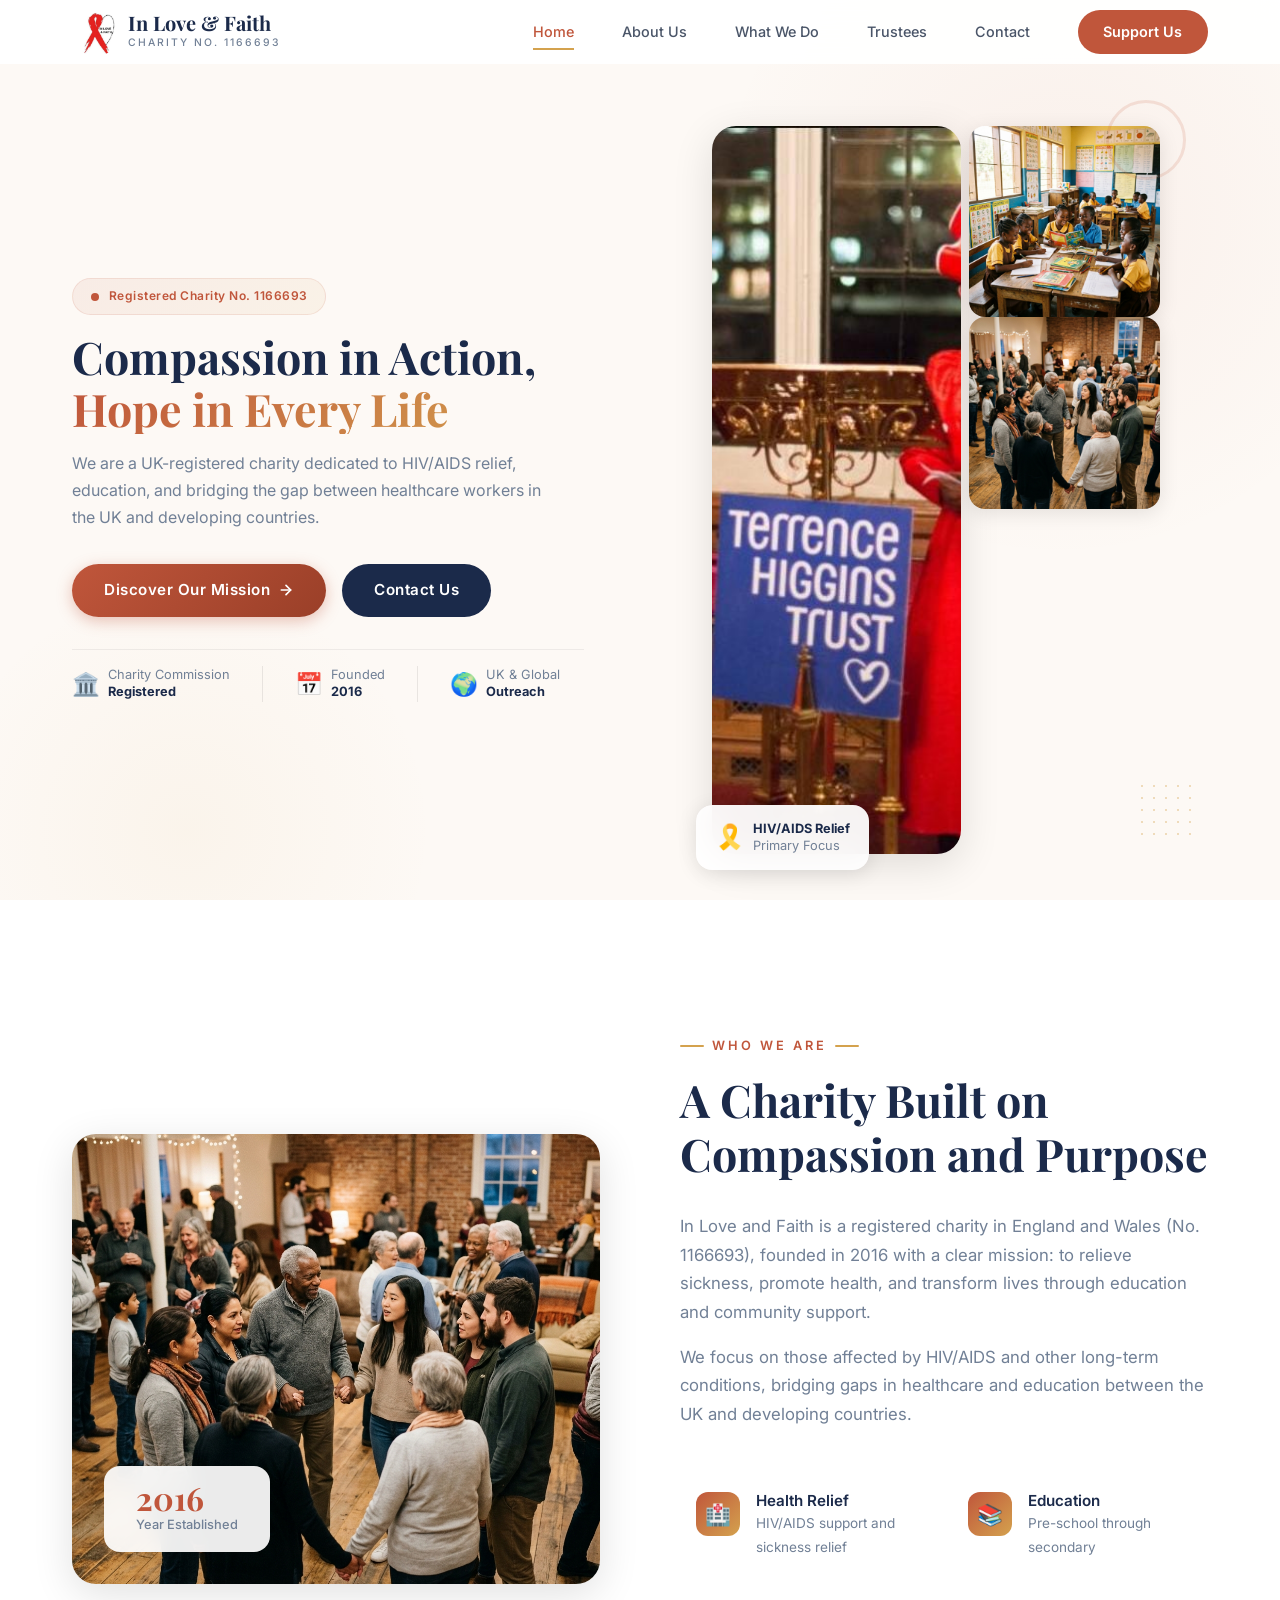
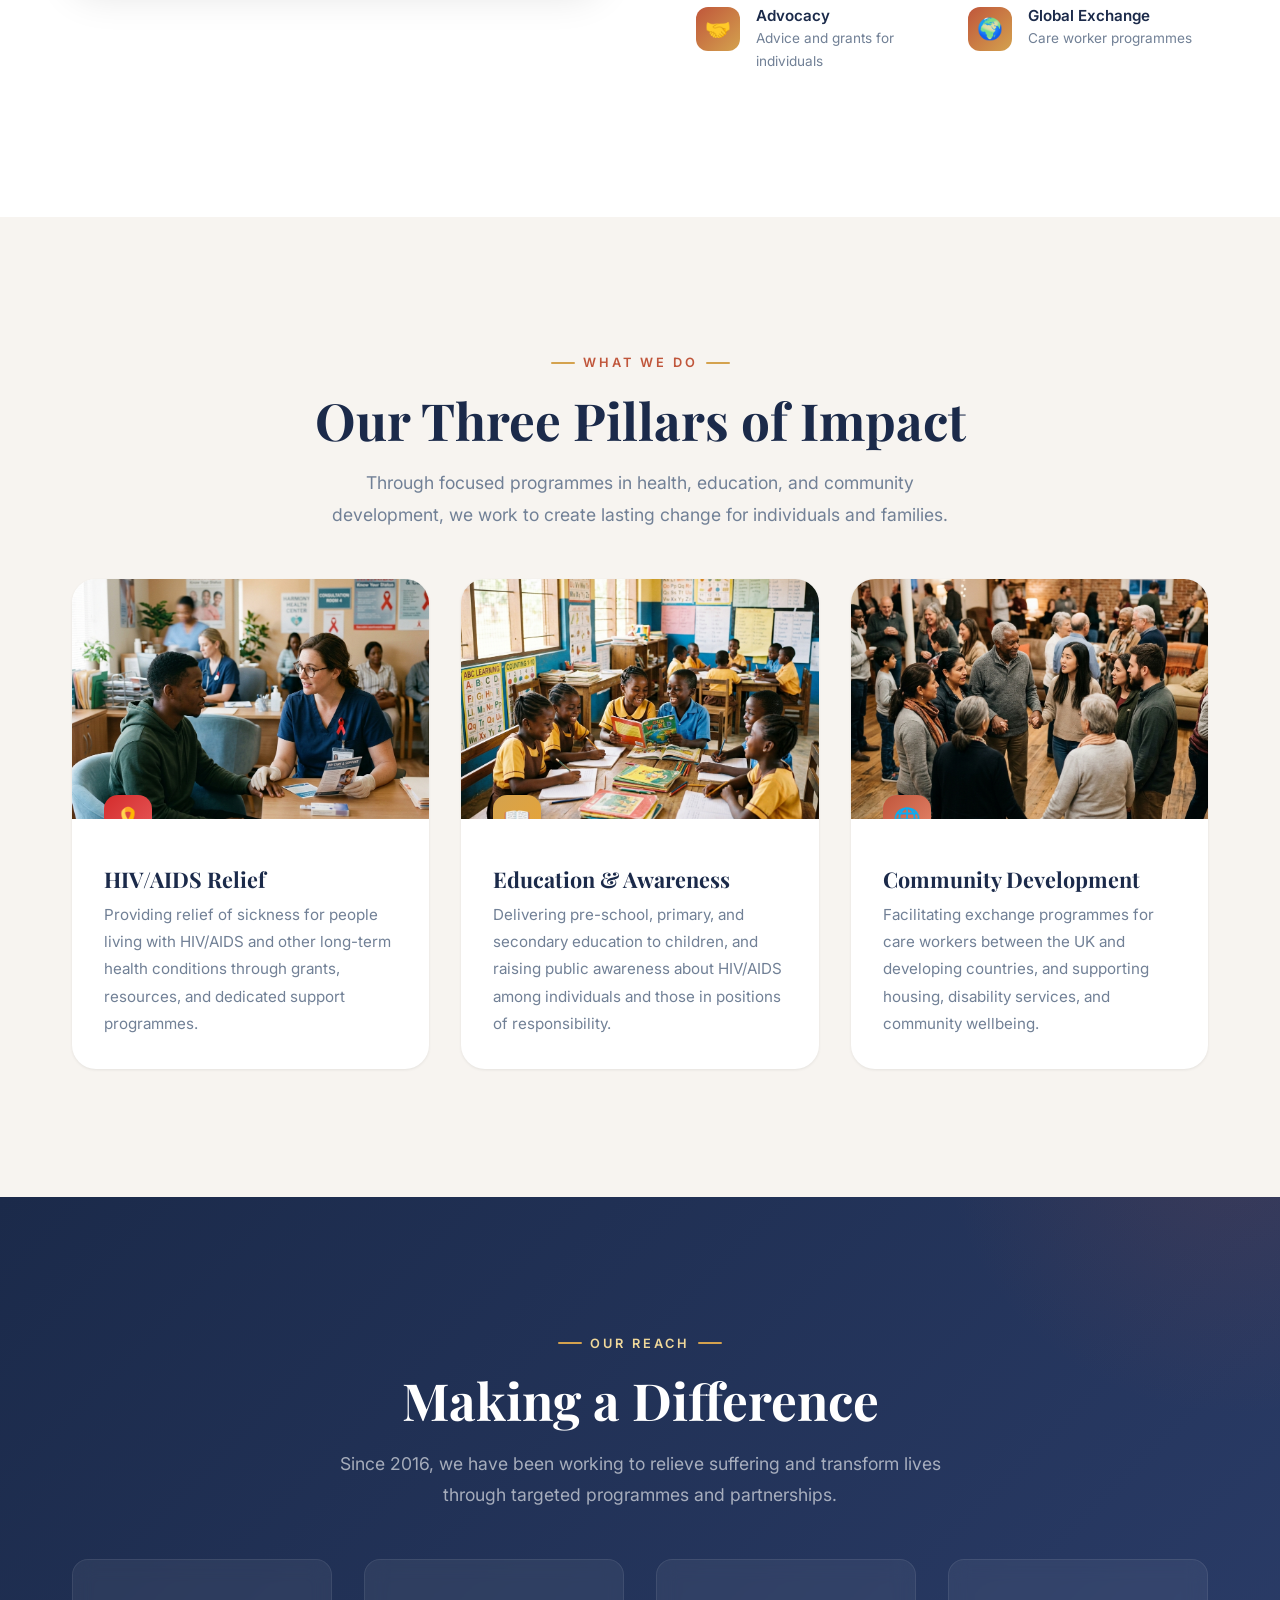
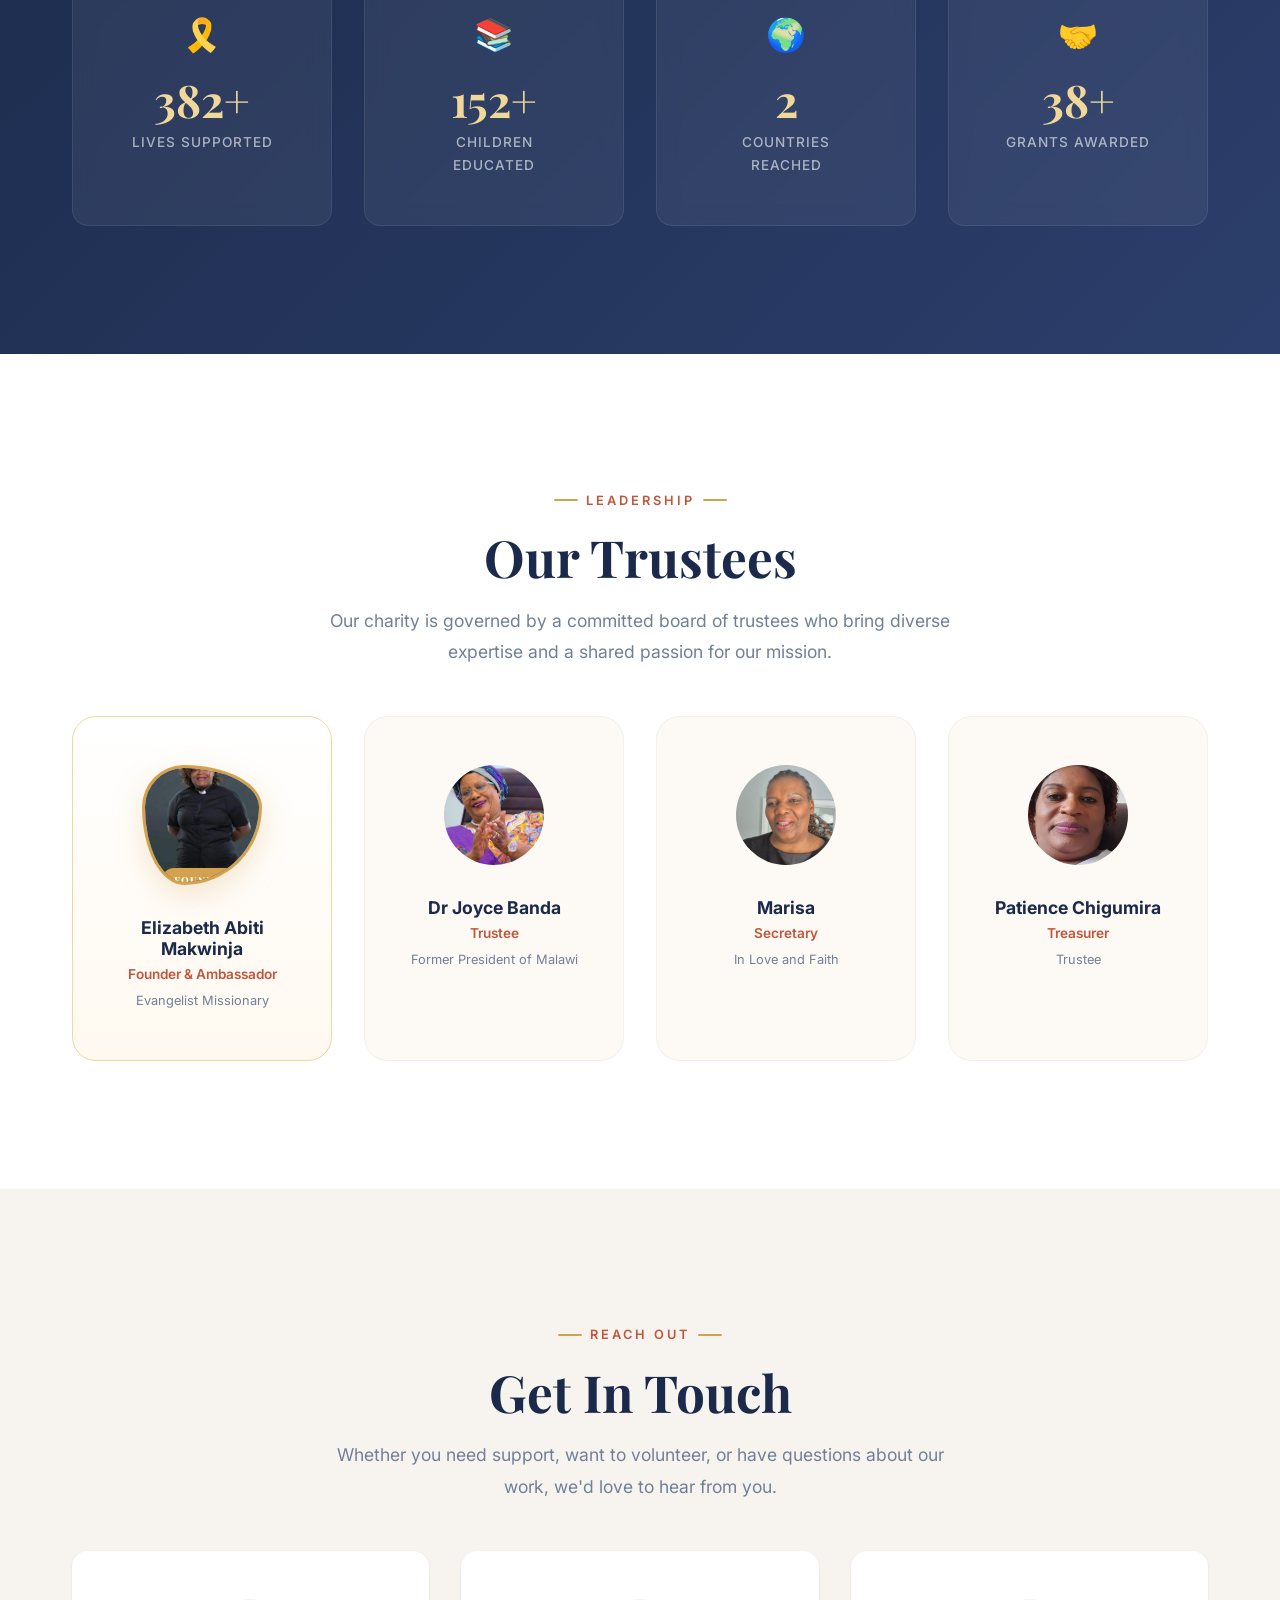
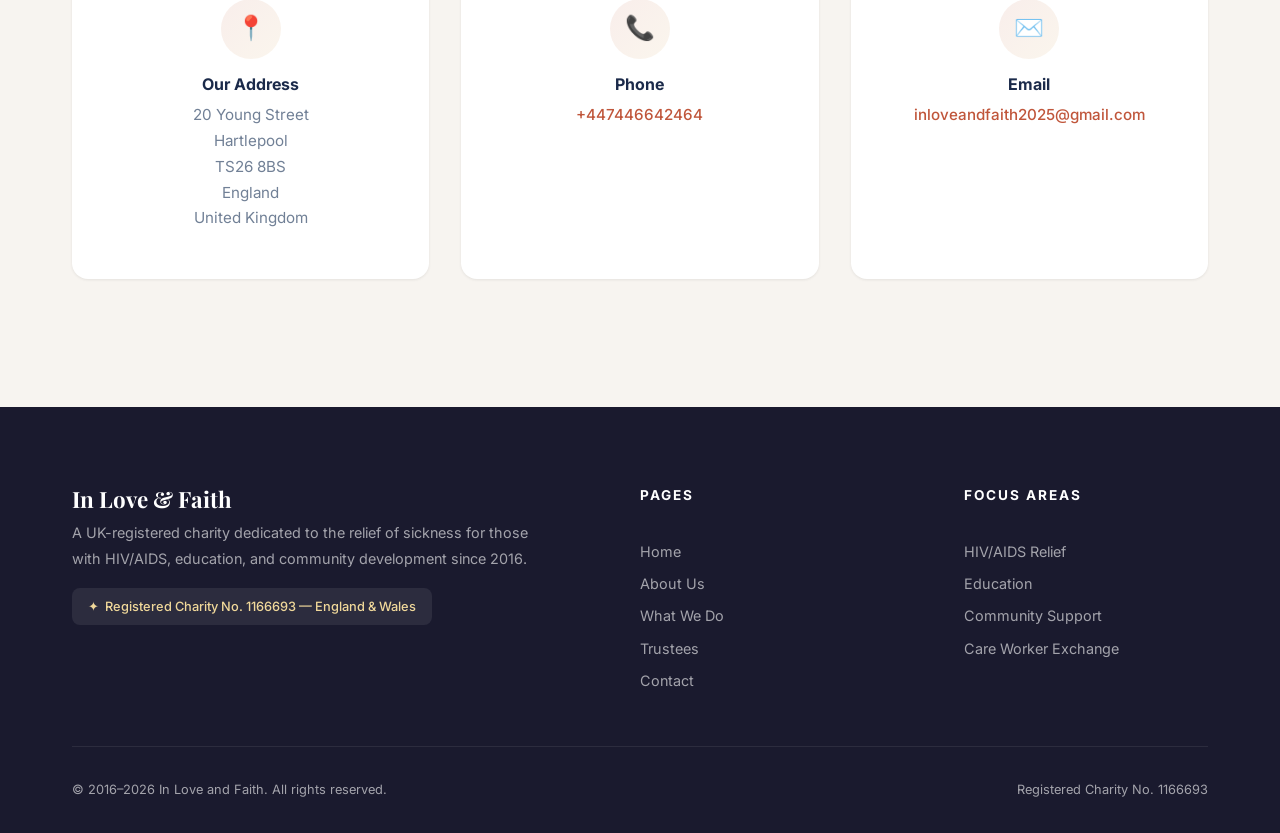
<file: index.html>
<!DOCTYPE html>
<html lang="en">
<head>
  <meta charset="UTF-8">
  <meta name="viewport" content="width=device-width, initial-scale=1.0">
  <title>In Love and Faith — HIV/AIDS Relief, Education &amp; Community Support</title>
  <meta name="description" content="In Love and Faith (Charity 1166693) is a UK-registered charity focused on HIV/AIDS relief, education, and community development across England, Wales and developing countries.">
  <link rel="icon" href="images/logo.png" type="image/png">
  <link rel="stylesheet" href="css/style.css">
  <link rel="stylesheet" href="css/hero-alt.css">
</head>
<body>

  <!-- ========== HEADER ========== -->
  <header class="header header--alt" id="header">
    <div class="container">
      <a href="index.html" class="logo">
        <img src="images/logo.png" alt="In Love and Faith Logo">
        <span class="logo-text">
          <span class="logo-name">In Love &amp; Faith</span>
          <span class="logo-tagline">Charity No. 1166693</span>
        </span>
      </a>

      <nav class="nav-links" id="nav-links">
        <a href="index.html" class="active">Home</a>
        <a href="about.html">About Us</a>
        <a href="#what-we-do">What We Do</a>
        <a href="#trustees">Trustees</a>
        <a href="contact.html">Contact</a>
        <a href="#contact" class="nav-cta">Support Us</a>
      </nav>

      <div class="hamburger" id="hamburger" aria-label="Toggle navigation">
        <span></span>
        <span></span>
        <span></span>
      </div>
    </div>
  </header>

  <!-- ========== HERO — SPLIT SCREEN LAYOUT ========== -->
  <section class="hero-split" id="home">
    <div class="hero-split__bg-pattern"></div>

    <div class="container">
      <div class="hero-split__grid">

        <!-- Left: Text Content -->
        <div class="hero-split__text">
          <div class="hero-split__charity-tag">
            <span class="tag-dot"></span>
            Registered Charity No. 1166693
          </div>

          <h1 class="hero-split__title">
            Compassion in Action,
            <span class="hero-split__highlight">Hope in Every Life</span>
          </h1>

          <p class="hero-split__desc">
            We are a UK-registered charity dedicated to HIV/AIDS relief, education, 
            and bridging the gap between healthcare workers in the UK and developing countries.
          </p>

          <div class="hero-split__actions">
            <a href="about.html" class="btn btn-primary">
              Discover Our Mission
              <svg width="16" height="16" viewBox="0 0 24 24" fill="none" stroke="currentColor" stroke-width="2.5" stroke-linecap="round" stroke-linejoin="round"><path d="M5 12h14"/><path d="m12 5 7 7-7 7"/></svg>
            </a>
            <a href="contact.html" class="btn btn-secondary">Contact Us</a>
          </div>

          <!-- Inline trust badges -->
          <div class="hero-split__trust">
            <div class="trust-item">
              <span class="trust-icon">🏛️</span>
              <span>Charity Commission<br><strong>Registered</strong></span>
            </div>
            <div class="trust-divider"></div>
            <div class="trust-item">
              <span class="trust-icon">📅</span>
              <span>Founded<br><strong>2016</strong></span>
            </div>
            <div class="trust-divider"></div>
            <div class="trust-item">
              <span class="trust-icon">🌍</span>
              <span>UK &amp; Global<br><strong>Outreach</strong></span>
            </div>
          </div>
        </div>

        <!-- Right: Image Collage -->
        <div class="hero-split__visuals">
          <div class="hero-collage">
            <!-- Main large image -->
            <div class="collage-main">
              <img src="images/banner-image.jpeg" alt="Healthcare workers providing care and support">
            </div>
            <!-- Smaller stacked images -->
            <div class="collage-stack">
              <div class="collage-sm collage-sm--top">
                <img src="images/education.png" alt="Children in a classroom learning">
              </div>
              <div class="collage-sm collage-sm--bottom">
                <img src="images/community.png" alt="Community development activities">
              </div>
            </div>
            <!-- Floating accent card -->
            <div class="collage-float-card">
              <div class="float-card__icon">🎗️</div>
              <div class="float-card__text">
                <strong>HIV/AIDS Relief</strong>
                <span>Primary Focus</span>
              </div>
            </div>
            <!-- Decorative elements -->
            <div class="collage-ring"></div>
            <div class="collage-dots"></div>
          </div>
        </div>

      </div>
    </div>
  </section>

  <!-- ========== ABOUT SECTION ========== -->
  <section class="about section-padding" id="about">
    <div class="container">
      <div class="about-grid">
        <div class="about-image fade-in-left">
          <img src="images/community.png" alt="Community gathering and support activities">
          <div class="about-image-badge">
            <div class="number">2016</div>
            <div class="label">Year Established</div>
          </div>
        </div>

        <div class="about-text fade-in-right">
          <span class="section-label">Who We Are</span>
          <h2>A Charity Built on Compassion and Purpose</h2>
          <p>In Love and Faith is a registered charity in England and Wales (No. 1166693), founded in 2016 with a clear mission: to relieve sickness, promote health, and transform lives through education and community support.</p>
          <p>We focus on those affected by HIV/AIDS and other long-term conditions, bridging gaps in healthcare and education between the UK and developing countries.</p>

          <div class="about-features">
            <div class="about-feature">
              <div class="about-feature-icon">🏥</div>
              <div>
                <h4>Health Relief</h4>
                <p>HIV/AIDS support and sickness relief</p>
              </div>
            </div>
            <div class="about-feature">
              <div class="about-feature-icon">📚</div>
              <div>
                <h4>Education</h4>
                <p>Pre-school through secondary</p>
              </div>
            </div>
            <div class="about-feature">
              <div class="about-feature-icon">🤝</div>
              <div>
                <h4>Advocacy</h4>
                <p>Advice and grants for individuals</p>
              </div>
            </div>
            <div class="about-feature">
              <div class="about-feature-icon">🌍</div>
              <div>
                <h4>Global Exchange</h4>
                <p>Care worker programmes</p>
              </div>
            </div>
          </div>
        </div>
      </div>
    </div>
  </section>

  <!-- ========== WHAT WE DO ========== -->
  <section class="pillars section-padding" id="what-we-do">
    <div class="container">
      <div class="text-center">
        <span class="section-label">What We Do</span>
        <h2 class="section-title">Our Three Pillars of Impact</h2>
        <p class="section-subtitle">Through focused programmes in health, education, and community development, we work to create lasting change for individuals and families.</p>
      </div>

      <div class="pillars-grid stagger-children">
        <div class="pillar-card fade-in">
          <div class="pillar-card-image">
            <img src="images/health-relief.png" alt="HIV/AIDS health screening and support">
            <div class="pillar-icon health">🎗️</div>
          </div>
          <div class="pillar-card-body">
            <h3>HIV/AIDS Relief</h3>
            <p>Providing relief of sickness for people living with HIV/AIDS and other long-term health conditions through grants, resources, and dedicated support programmes.</p>
          </div>
        </div>

        <div class="pillar-card fade-in">
          <div class="pillar-card-image">
            <img src="images/education.png" alt="Children learning in a classroom">
            <div class="pillar-icon education">📖</div>
          </div>
          <div class="pillar-card-body">
            <h3>Education &amp; Awareness</h3>
            <p>Delivering pre-school, primary, and secondary education to children, and raising public awareness about HIV/AIDS among individuals and those in positions of responsibility.</p>
          </div>
        </div>

        <div class="pillar-card fade-in">
          <div class="pillar-card-image">
            <img src="images/community.png" alt="Community development and support">
            <div class="pillar-icon community">🌐</div>
          </div>
          <div class="pillar-card-body">
            <h3>Community Development</h3>
            <p>Facilitating exchange programmes for care workers between the UK and developing countries, and supporting housing, disability services, and community wellbeing.</p>
          </div>
        </div>
      </div>
    </div>
  </section>

  <!-- ========== IMPACT NUMBERS ========== -->
  <section class="impact section-padding" id="impact">
    <div class="container">
      <div class="text-center">
        <span class="section-label">Our Reach</span>
        <h2 class="section-title">Making a Difference</h2>
        <p class="section-subtitle">Since 2016, we have been working to relieve suffering and transform lives through targeted programmes and partnerships.</p>
      </div>

      <div class="impact-grid stagger-children">
        <div class="impact-item fade-in">
          <div class="icon">🎗️</div>
          <div class="number" data-count="500" data-suffix="+">0</div>
          <div class="label">Lives Supported</div>
        </div>
        <div class="impact-item fade-in">
          <div class="icon">📚</div>
          <div class="number" data-count="200" data-suffix="+">0</div>
          <div class="label">Children Educated</div>
        </div>
        <div class="impact-item fade-in">
          <div class="icon">🌍</div>
          <div class="number" data-count="3">0</div>
          <div class="label">Countries Reached</div>
        </div>
        <div class="impact-item fade-in">
          <div class="icon">🤝</div>
          <div class="number" data-count="50" data-suffix="+">0</div>
          <div class="label">Grants Awarded</div>
        </div>
      </div>
    </div>
  </section>

  <!-- ========== TRUSTEES ========== -->
  <section class="trustees section-padding" id="trustees">
    <div class="container">
      <div class="text-center">
        <span class="section-label">Leadership</span>
        <h2 class="section-title">Our Trustees</h2>
        <p class="section-subtitle">Our charity is governed by a committed board of trustees who bring diverse expertise and a shared passion for our mission.</p>
      </div>

      <div class="trustees-grid stagger-children">
        <div class="trustee-card trustee-card--featured fade-in">
          <div class="trustee-avatar">
            <img src="images/img1.jpeg" alt="Elizabeth Abiti Makwinja">
          </div>
          <h3>Elizabeth Abiti Makwinja</h3>
          <div class="trustee-role">Founder &amp; Ambassador</div>
          <div class="trustee-date">Evangelist Missionary</div>
        </div>

        <div class="trustee-card fade-in">
          <div class="trustee-avatar">
            <img src="images/img2.jpeg" alt="Dr Joyce Banda">
          </div>
          <h3>Dr Joyce Banda</h3>
          <div class="trustee-role">Trustee</div>
          <div class="trustee-date">Former President of Malawi</div>
        </div>

        <div class="trustee-card fade-in">
          <div class="trustee-avatar">
            <img src="images/img3.jpeg" alt="Marisa">
          </div>
          <h3>Marisa</h3>
          <div class="trustee-role">Secretary</div>
          <div class="trustee-date">In Love and Faith</div>
        </div>

        <div class="trustee-card fade-in">
          <div class="trustee-avatar">
            <img src="images/img4.jpeg" alt="Patience Chigumira">
          </div>
          <h3>Patience Chigumira</h3>
          <div class="trustee-role">Treasurer</div>
          <div class="trustee-date">Trustee</div>
        </div>
      </div>
    </div>
  </section>

  <!-- ========== CONTACT STRIP ========== -->
  <section class="contact section-padding" id="contact">
    <div class="container">
      <div class="text-center">
        <span class="section-label">Reach Out</span>
        <h2 class="section-title">Get In Touch</h2>
        <p class="section-subtitle">Whether you need support, want to volunteer, or have questions about our work, we'd love to hear from you.</p>
      </div>

      <div class="contact-grid stagger-children">
        <div class="contact-card fade-in">
          <div class="contact-icon">📍</div>
          <h3>Our Address</h3>
          <p>20 Young Street<br>Hartlepool<br>TS26 8BS<br>England<br>United Kingdom</p>
        </div>

        <div class="contact-card fade-in">
          <div class="contact-icon">📞</div>
          <h3>Phone</h3>
          <p><a href="tel:+447446642464">+447446642464</a></p>
        </div>

        <div class="contact-card fade-in">
          <div class="contact-icon">✉️</div>
          <h3>Email</h3>
          <p><a href="mailto:inloveandfaith2025@gmail.com">inloveandfaith2025@gmail.com</a></p>
        </div>
      </div>
    </div>
  </section>

  <!-- ========== FOOTER ========== -->
  <footer class="footer" id="footer">
    <div class="container">
      <div class="footer-content">
        <div class="footer-brand">
          <div class="logo-name">In Love &amp; Faith</div>
          <p>A UK-registered charity dedicated to the relief of sickness for those with HIV/AIDS, education, and community development since 2016.</p>
          <div class="charity-badge">
            ✦ &nbsp;Registered Charity No. 1166693 — England &amp; Wales
          </div>
        </div>

        <div class="footer-nav">
          <h4>Pages</h4>
          <div class="footer-links">
            <a href="index.html">Home</a>
            <a href="about.html">About Us</a>
            <a href="#what-we-do">What We Do</a>
            <a href="#trustees">Trustees</a>
            <a href="contact.html">Contact</a>
          </div>
        </div>

        <div class="footer-nav">
          <h4>Focus Areas</h4>
          <div class="footer-links">
            <a href="#what-we-do">HIV/AIDS Relief</a>
            <a href="#what-we-do">Education</a>
            <a href="#what-we-do">Community Support</a>
            <a href="#what-we-do">Care Worker Exchange</a>
          </div>
        </div>
      </div>

      <div class="footer-bottom">
        <p>&copy; 2016–2026 In Love and Faith. All rights reserved.</p>
        <p>Registered Charity No. 1166693</p>
      </div>
    </div>
  </footer>

  <script src="js/main.js"></script>
</body>
</html>
</file>
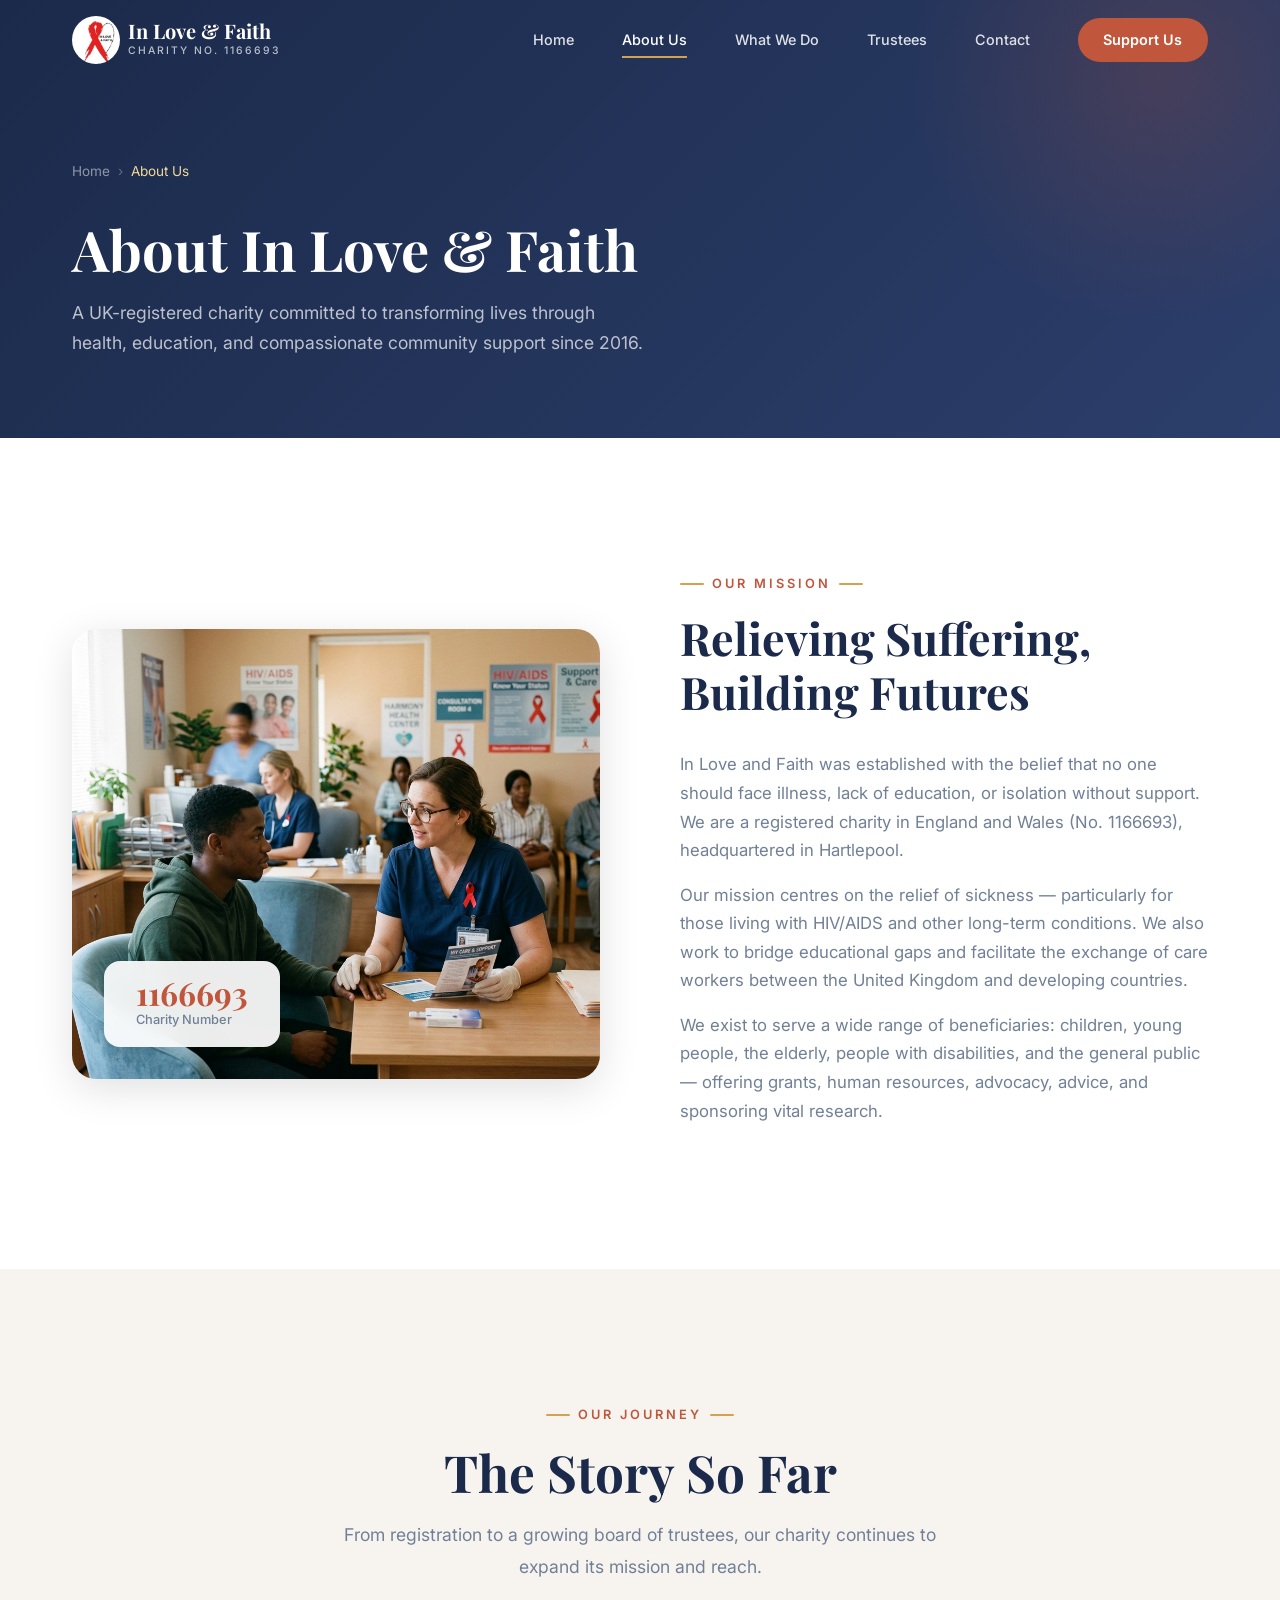
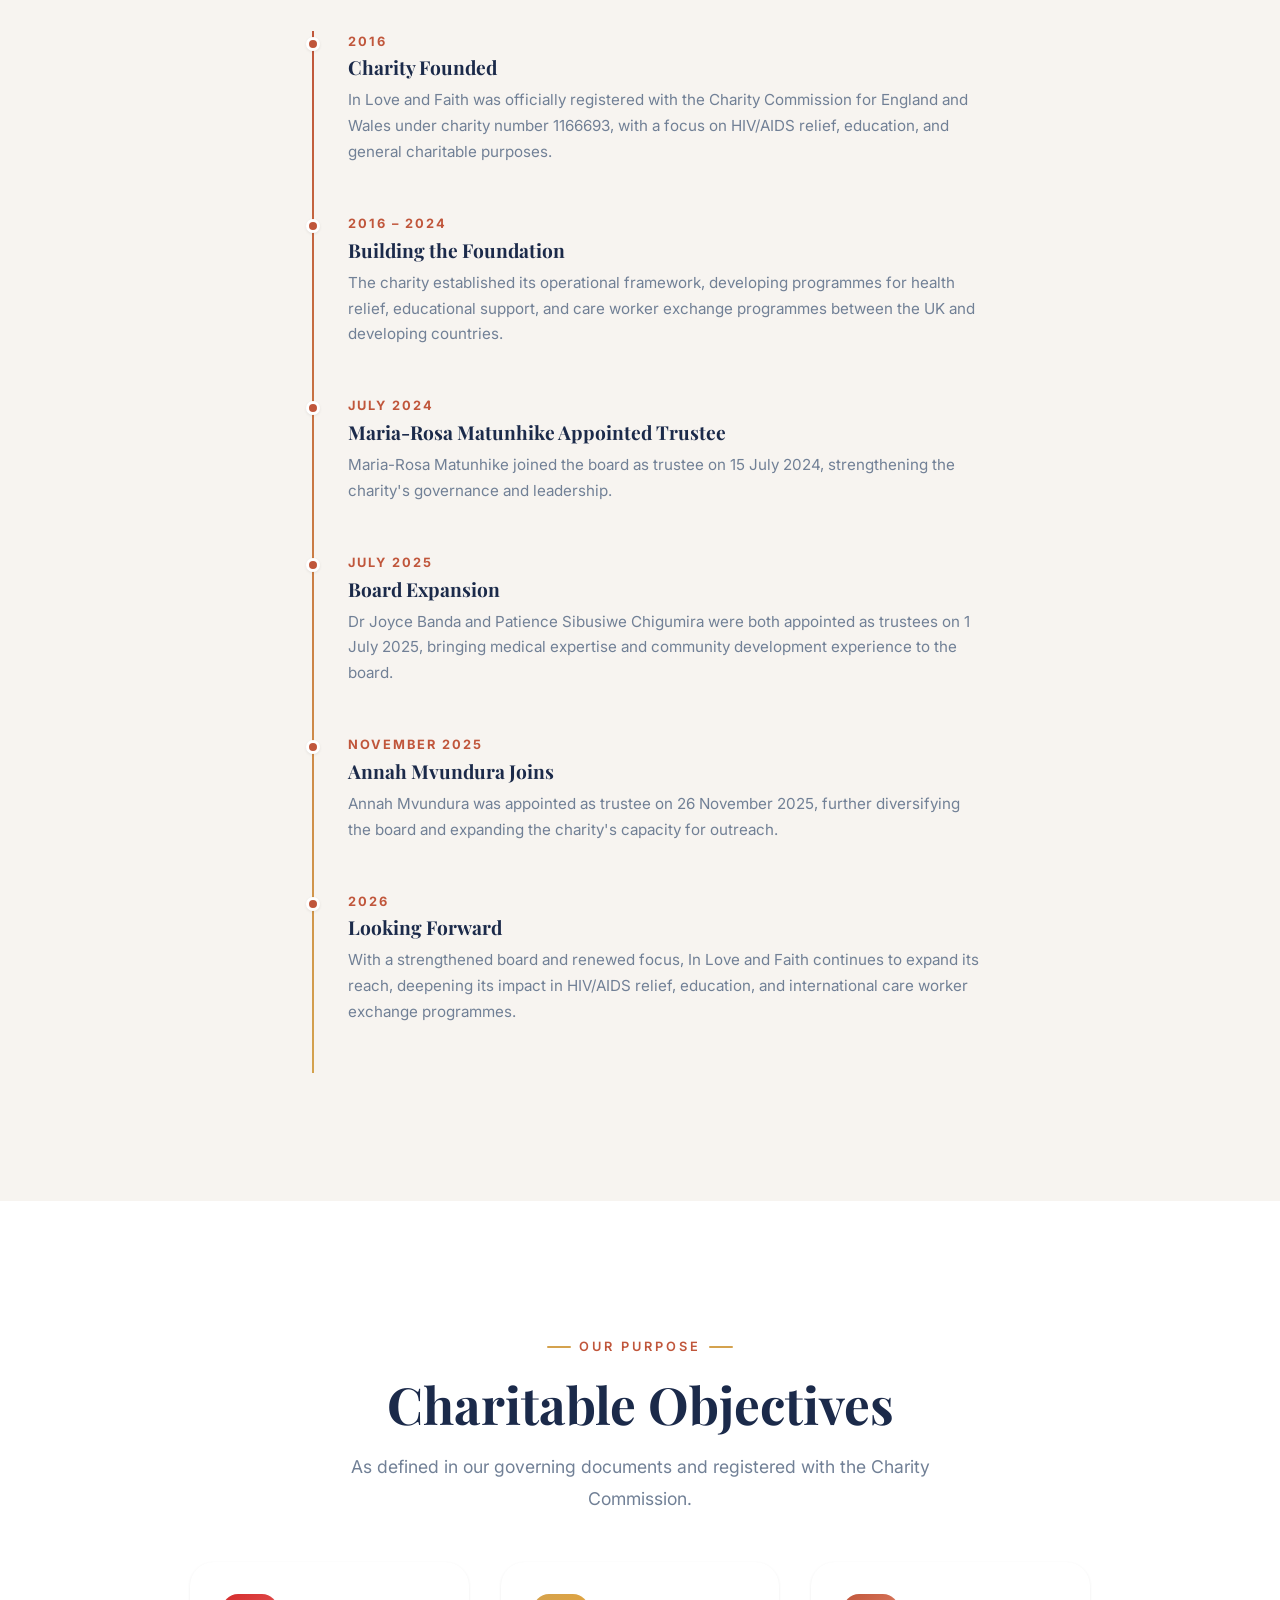
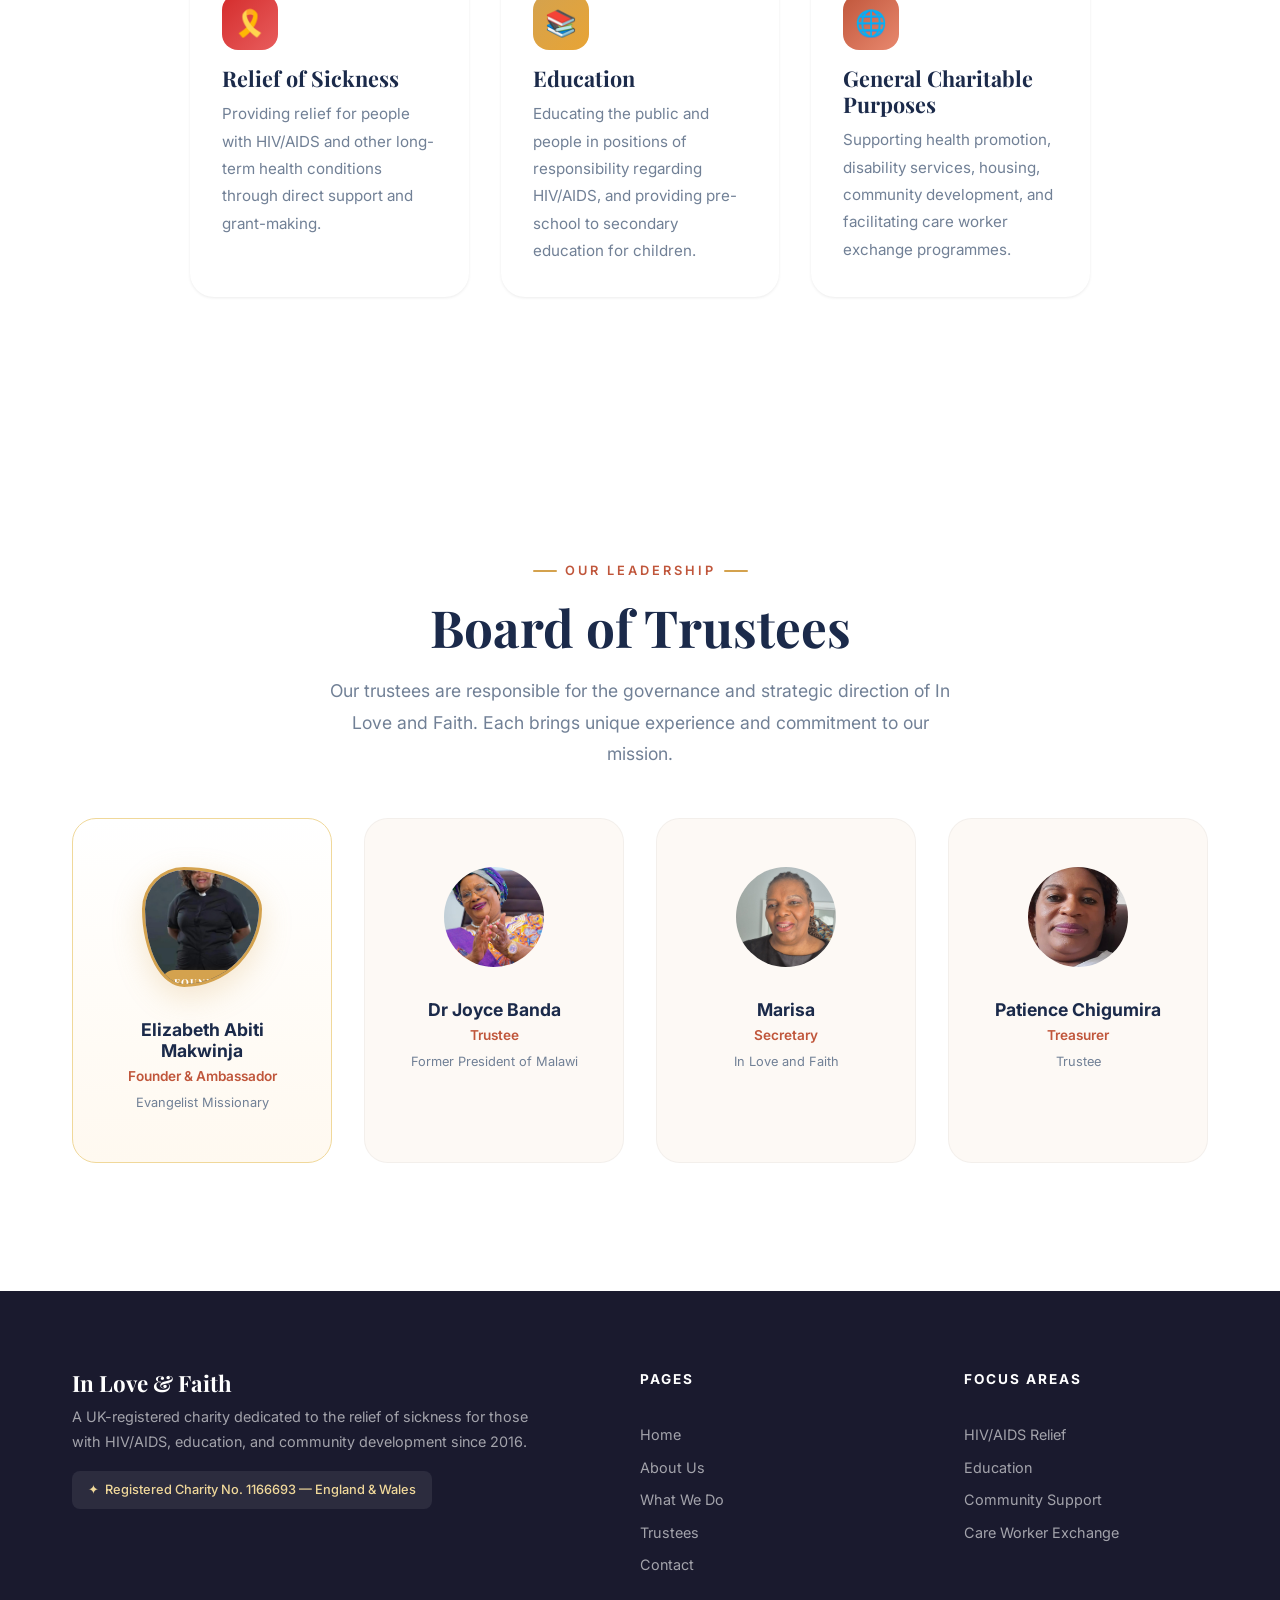
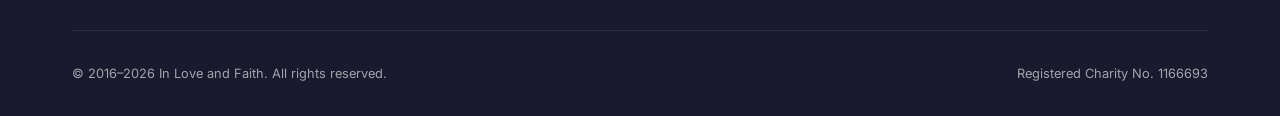
<file: about.html>
<!DOCTYPE html>
<html lang="en">
<head>
  <meta charset="UTF-8">
  <meta name="viewport" content="width=device-width, initial-scale=1.0">
  <title>About Us — In Love and Faith | Charity 1166693</title>
  <meta name="description" content="Learn about In Love and Faith, a UK-registered charity (No. 1166693) founded in 2016, dedicated to HIV/AIDS relief, education, and community development.">
  <link rel="icon" href="images/logo.png" type="image/png">
  <link rel="stylesheet" href="css/style.css">
</head>
<body>

  <!-- ========== HEADER ========== -->
  <header class="header scrolled" id="header">
    <div class="container">
      <a href="index.html" class="logo">
        <img src="images/logo.png" alt="In Love and Faith Logo">
        <span class="logo-text">
          <span class="logo-name">In Love &amp; Faith</span>
          <span class="logo-tagline">Charity No. 1166693</span>
        </span>
      </a>

      <nav class="nav-links" id="nav-links">
        <a href="index.html">Home</a>
        <a href="about.html" class="active">About Us</a>
        <a href="index.html#what-we-do">What We Do</a>
        <a href="index.html#trustees">Trustees</a>
        <a href="contact.html">Contact</a>
        <a href="contact.html" class="nav-cta">Support Us</a>
      </nav>

      <div class="hamburger" id="hamburger" aria-label="Toggle navigation">
        <span></span>
        <span></span>
        <span></span>
      </div>
    </div>
  </header>

  <!-- ========== PAGE HERO ========== -->
  <section class="page-hero">
    <div class="container">
      <div class="breadcrumb">
        <a href="index.html">Home</a>
        <span class="sep">›</span>
        <span class="current">About Us</span>
      </div>
      <h1>About In Love &amp; Faith</h1>
      <p>A UK-registered charity committed to transforming lives through health, education, and compassionate community support since 2016.</p>
    </div>
  </section>

  <!-- ========== MISSION ========== -->
  <section class="about section-padding">
    <div class="container">
      <div class="about-grid">
        <div class="about-image fade-in-left">
          <img src="images/health-relief.png" alt="Healthcare workers providing HIV/AIDS support">
          <div class="about-image-badge">
            <div class="number">1166693</div>
            <div class="label">Charity Number</div>
          </div>
        </div>

        <div class="about-text fade-in-right">
          <span class="section-label">Our Mission</span>
          <h2>Relieving Suffering, Building Futures</h2>
          <p>In Love and Faith was established with the belief that no one should face illness, lack of education, or isolation without support. We are a registered charity in England and Wales (No. 1166693), headquartered in Hartlepool.</p>

          <p>Our mission centres on the relief of sickness — particularly for those living with HIV/AIDS and other long-term conditions. We also work to bridge educational gaps and facilitate the exchange of care workers between the United Kingdom and developing countries.</p>

          <p>We exist to serve a wide range of beneficiaries: children, young people, the elderly, people with disabilities, and the general public — offering grants, human resources, advocacy, advice, and sponsoring vital research.</p>
        </div>
      </div>
    </div>
  </section>

  <!-- ========== OUR STORY TIMELINE ========== -->
  <section class="section-padding" style="background: var(--clr-light);">
    <div class="container">
      <div class="text-center">
        <span class="section-label">Our Journey</span>
        <h2 class="section-title">The Story So Far</h2>
        <p class="section-subtitle">From registration to a growing board of trustees, our charity continues to expand its mission and reach.</p>
      </div>

      <div style="max-width: 680px; margin: 0 auto;">
        <div class="timeline">
          <div class="timeline-item fade-in">
            <div class="year">2016</div>
            <h3>Charity Founded</h3>
            <p>In Love and Faith was officially registered with the Charity Commission for England and Wales under charity number 1166693, with a focus on HIV/AIDS relief, education, and general charitable purposes.</p>
          </div>

          <div class="timeline-item fade-in">
            <div class="year">2016 – 2024</div>
            <h3>Building the Foundation</h3>
            <p>The charity established its operational framework, developing programmes for health relief, educational support, and care worker exchange programmes between the UK and developing countries.</p>
          </div>

          <div class="timeline-item fade-in">
            <div class="year">July 2024</div>
            <h3>Maria-Rosa Matunhike Appointed Trustee</h3>
            <p>Maria-Rosa Matunhike joined the board as trustee on 15 July 2024, strengthening the charity's governance and leadership.</p>
          </div>

          <div class="timeline-item fade-in">
            <div class="year">July 2025</div>
            <h3>Board Expansion</h3>
            <p>Dr Joyce Banda and Patience Sibusiwe Chigumira were both appointed as trustees on 1 July 2025, bringing medical expertise and community development experience to the board.</p>
          </div>

          <div class="timeline-item fade-in">
            <div class="year">November 2025</div>
            <h3>Annah Mvundura Joins</h3>
            <p>Annah Mvundura was appointed as trustee on 26 November 2025, further diversifying the board and expanding the charity's capacity for outreach.</p>
          </div>

          <div class="timeline-item fade-in">
            <div class="year">2026</div>
            <h3>Looking Forward</h3>
            <p>With a strengthened board and renewed focus, In Love and Faith continues to expand its reach, deepening its impact in HIV/AIDS relief, education, and international care worker exchange programmes.</p>
          </div>
        </div>
      </div>
    </div>
  </section>

  <!-- ========== CHARITABLE OBJECTIVES ========== -->
  <section class="section-padding" style="background: var(--clr-white);">
    <div class="container">
      <div class="text-center">
        <span class="section-label">Our Purpose</span>
        <h2 class="section-title">Charitable Objectives</h2>
        <p class="section-subtitle">As defined in our governing documents and registered with the Charity Commission.</p>
      </div>

      <div class="pillars-grid stagger-children" style="max-width: 900px; margin: 0 auto;">
        <div class="pillar-card fade-in" style="overflow: visible;">
          <div class="pillar-card-body" style="padding-top: var(--space-lg);">
            <div style="width:56px;height:56px;border-radius:16px;background:linear-gradient(135deg,var(--clr-red-ribbon),#e85d5d);display:flex;align-items:center;justify-content:center;font-size:1.6rem;margin-bottom:var(--space-md);color:#fff;">🎗️</div>
            <h3>Relief of Sickness</h3>
            <p>Providing relief for people with HIV/AIDS and other long-term health conditions through direct support and grant-making.</p>
          </div>
        </div>

        <div class="pillar-card fade-in" style="overflow: visible;">
          <div class="pillar-card-body" style="padding-top: var(--space-lg);">
            <div style="width:56px;height:56px;border-radius:16px;background:linear-gradient(135deg,var(--clr-gold),#E8A435);display:flex;align-items:center;justify-content:center;font-size:1.6rem;margin-bottom:var(--space-md);color:#fff;">📚</div>
            <h3>Education</h3>
            <p>Educating the public and people in positions of responsibility regarding HIV/AIDS, and providing pre-school to secondary education for children.</p>
          </div>
        </div>

        <div class="pillar-card fade-in" style="overflow: visible;">
          <div class="pillar-card-body" style="padding-top: var(--space-lg);">
            <div style="width:56px;height:56px;border-radius:16px;background:linear-gradient(135deg,var(--clr-terracotta),var(--clr-terracotta-lt));display:flex;align-items:center;justify-content:center;font-size:1.6rem;margin-bottom:var(--space-md);color:#fff;">🌐</div>
            <h3>General Charitable Purposes</h3>
            <p>Supporting health promotion, disability services, housing, community development, and facilitating care worker exchange programmes.</p>
          </div>
        </div>
      </div>
    </div>
  </section>

  <!-- ========== TRUSTEES (DETAILED) ========== -->
  <section class="trustees section-padding" id="trustees">
    <div class="container">
      <div class="text-center">
        <span class="section-label">Our Leadership</span>
        <h2 class="section-title">Board of Trustees</h2>
        <p class="section-subtitle">Our trustees are responsible for the governance and strategic direction of In Love and Faith. Each brings unique experience and commitment to our mission.</p>
      </div>

      <div class="trustees-grid stagger-children">
        <div class="trustee-card trustee-card--featured fade-in">
          <div class="trustee-avatar">
            <img src="images/img1.jpeg" alt="Elizabeth Abiti Makwinja">
          </div>
          <h3>Elizabeth Abiti Makwinja</h3>
          <div class="trustee-role">Founder &amp; Ambassador</div>
          <div class="trustee-date">Evangelist Missionary</div>
        </div>

        <div class="trustee-card fade-in">
          <div class="trustee-avatar">
            <img src="images/img2.jpeg" alt="Dr Joyce Banda">
          </div>
          <h3>Dr Joyce Banda</h3>
          <div class="trustee-role">Trustee</div>
          <div class="trustee-date">Former President of Malawi</div>
        </div>

        <div class="trustee-card fade-in">
          <div class="trustee-avatar">
            <img src="images/img3.jpeg" alt="Marisa">
          </div>
          <h3>Marisa</h3>
          <div class="trustee-role">Secretary</div>
          <div class="trustee-date">In Love and Faith</div>
        </div>

        <div class="trustee-card fade-in">
          <div class="trustee-avatar">
            <img src="images/img4.jpeg" alt="Patience Chigumira">
          </div>
          <h3>Patience Chigumira</h3>
          <div class="trustee-role">Treasurer</div>
          <div class="trustee-date">Trustee</div>
        </div>
      </div>
    </div>
  </section>

  <!-- ========== FOOTER ========== -->
  <footer class="footer">
    <div class="container">
      <div class="footer-content">
        <div class="footer-brand">
          <div class="logo-name">In Love &amp; Faith</div>
          <p>A UK-registered charity dedicated to the relief of sickness for those with HIV/AIDS, education, and community development since 2016.</p>
          <div class="charity-badge">
            ✦ &nbsp;Registered Charity No. 1166693 — England &amp; Wales
          </div>
        </div>

        <div class="footer-nav">
          <h4>Pages</h4>
          <div class="footer-links">
            <a href="index.html">Home</a>
            <a href="about.html">About Us</a>
            <a href="index.html#what-we-do">What We Do</a>
            <a href="index.html#trustees">Trustees</a>
            <a href="contact.html">Contact</a>
          </div>
        </div>

        <div class="footer-nav">
          <h4>Focus Areas</h4>
          <div class="footer-links">
            <a href="index.html#what-we-do">HIV/AIDS Relief</a>
            <a href="index.html#what-we-do">Education</a>
            <a href="index.html#what-we-do">Community Support</a>
            <a href="index.html#what-we-do">Care Worker Exchange</a>
          </div>
        </div>
      </div>

      <div class="footer-bottom">
        <p>&copy; 2016–2026 In Love and Faith. All rights reserved.</p>
        <p>Registered Charity No. 1166693</p>
      </div>
    </div>
  </footer>

  <script src="js/main.js"></script>
</body>
</html>
</file>
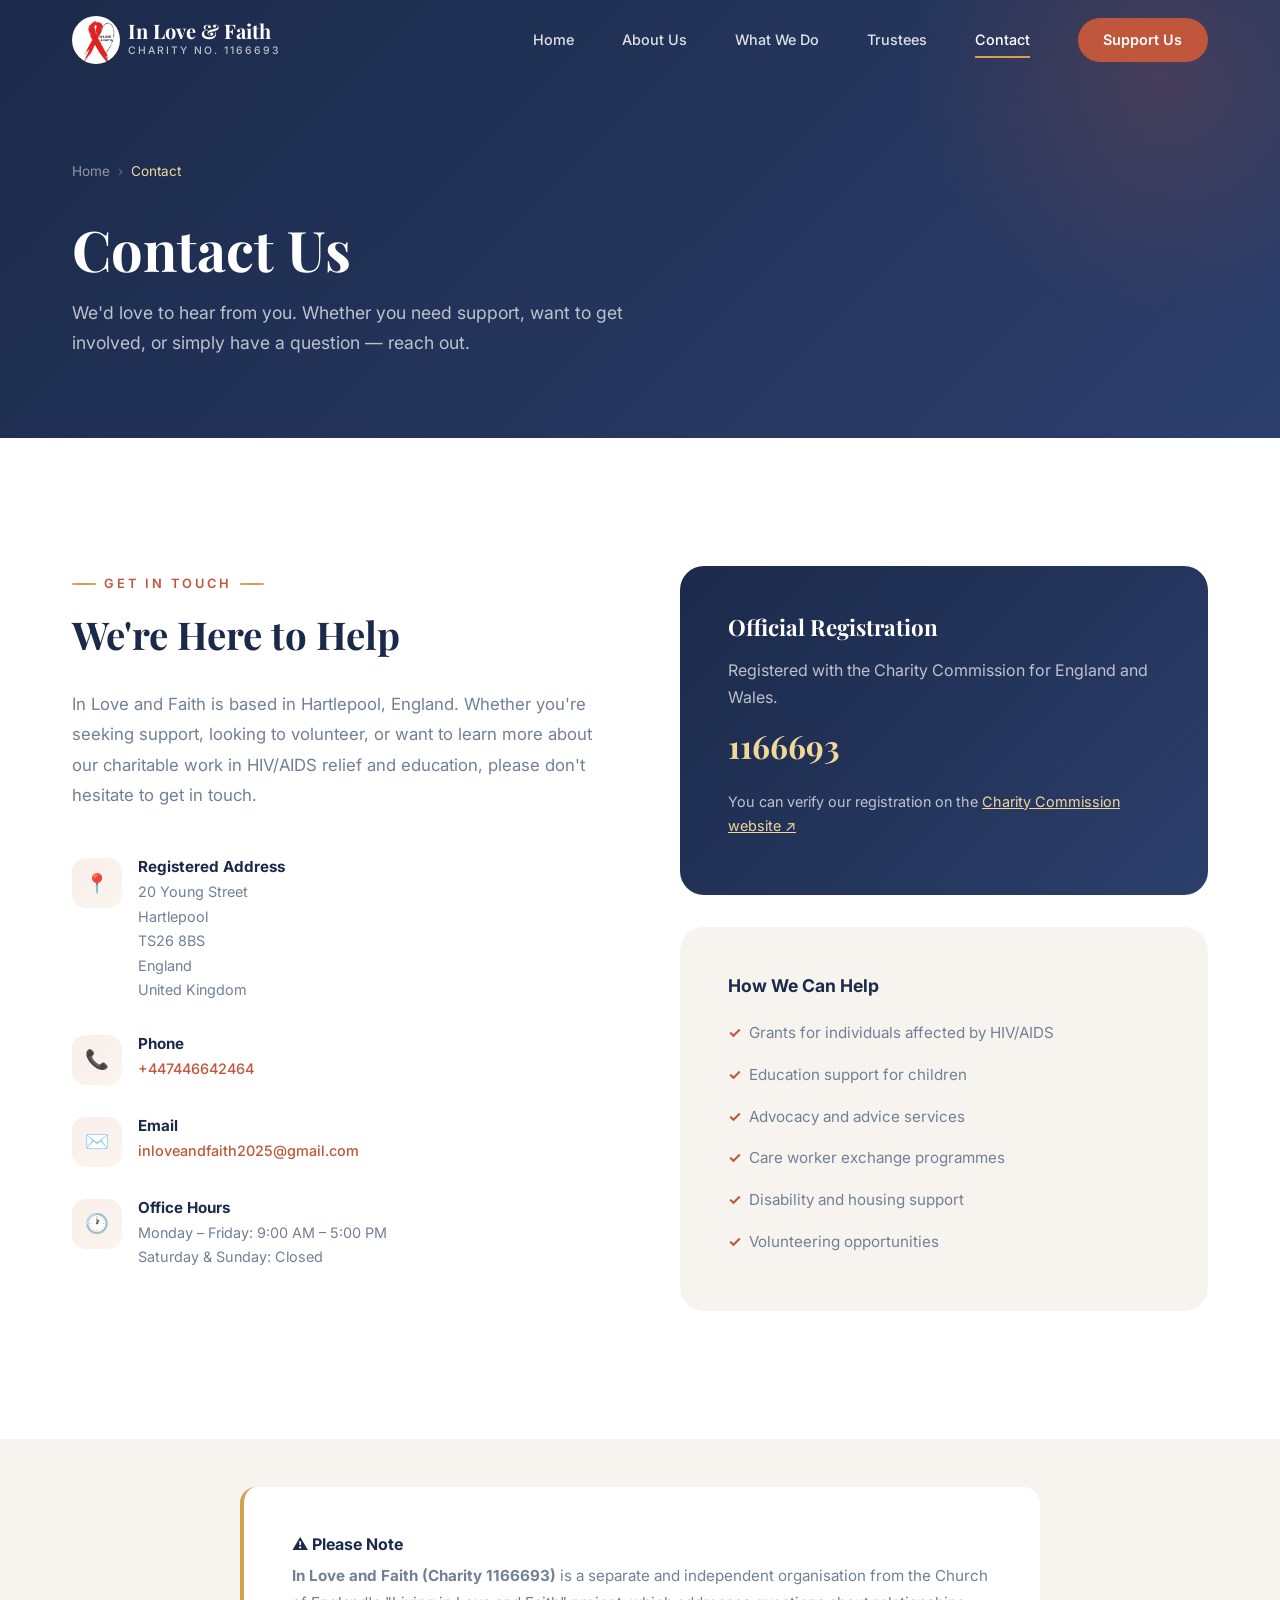
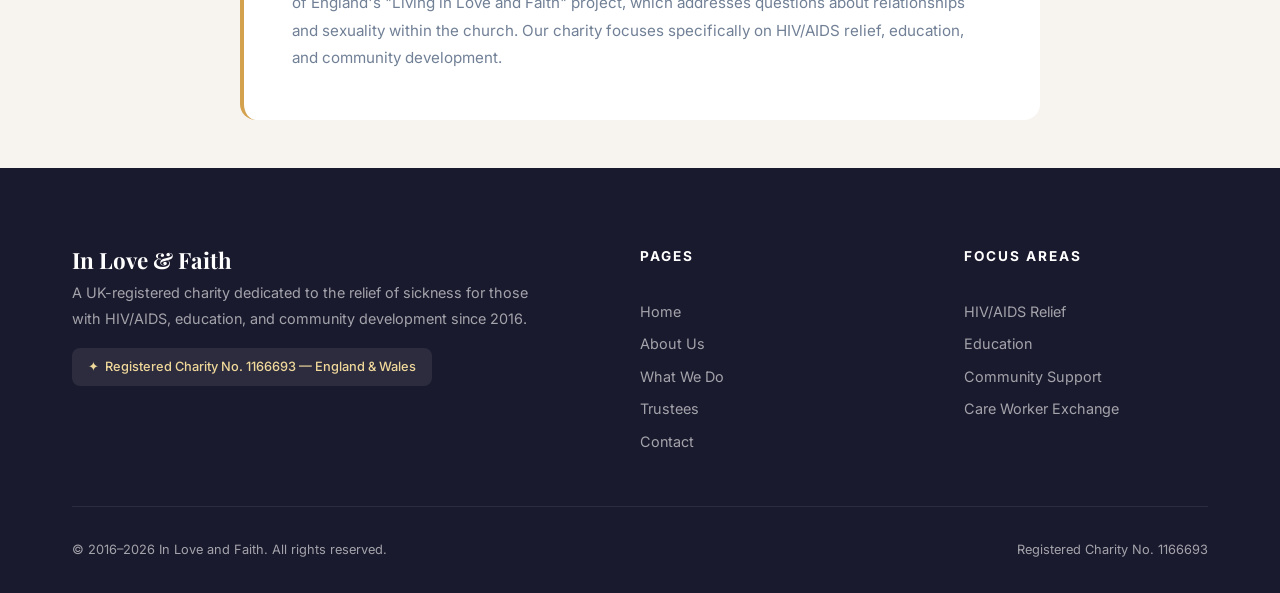
<file: contact.html>
<!DOCTYPE html>
<html lang="en">
<head>
  <meta charset="UTF-8">
  <meta name="viewport" content="width=device-width, initial-scale=1.0">
  <title>Contact — In Love and Faith | Charity 1166693</title>
  <meta name="description" content="Get in touch with In Love and Faith (Charity 1166693). Based in Hartlepool, UK. Contact us for support, volunteering, or general enquiries.">
  <link rel="icon" href="images/logo.png" type="image/png">
  <link rel="stylesheet" href="css/style.css">
</head>
<body>

  <!-- ========== HEADER ========== -->
  <header class="header scrolled" id="header">
    <div class="container">
      <a href="index.html" class="logo">
        <img src="images/logo.png" alt="In Love and Faith Logo">
        <span class="logo-text">
          <span class="logo-name">In Love &amp; Faith</span>
          <span class="logo-tagline">Charity No. 1166693</span>
        </span>
      </a>

      <nav class="nav-links" id="nav-links">
        <a href="index.html">Home</a>
        <a href="about.html">About Us</a>
        <a href="index.html#what-we-do">What We Do</a>
        <a href="index.html#trustees">Trustees</a>
        <a href="contact.html" class="active">Contact</a>
        <a href="#" class="nav-cta">Support Us</a>
      </nav>

      <div class="hamburger" id="hamburger" aria-label="Toggle navigation">
        <span></span>
        <span></span>
        <span></span>
      </div>
    </div>
  </header>

  <!-- ========== PAGE HERO ========== -->
  <section class="page-hero">
    <div class="container">
      <div class="breadcrumb">
        <a href="index.html">Home</a>
        <span class="sep">›</span>
        <span class="current">Contact</span>
      </div>
      <h1>Contact Us</h1>
      <p>We'd love to hear from you. Whether you need support, want to get involved, or simply have a question — reach out.</p>
    </div>
  </section>

  <!-- ========== CONTACT INFO ========== -->
  <section class="section-padding" style="background: var(--clr-white);">
    <div class="container">
      <div class="contact-page-grid">

        <!-- Left: Contact Details -->
        <div class="fade-in-left">
          <span class="section-label">Get In Touch</span>
          <h2 style="font-size: clamp(1.6rem, 3vw, 2.4rem); margin-bottom: var(--space-lg);">We're Here to Help</h2>
          <p style="color: var(--clr-text-light); margin-bottom: var(--space-xl); font-size: 1.05rem; line-height: 1.8;">
            In Love and Faith is based in Hartlepool, England. Whether you're seeking support, 
            looking to volunteer, or want to learn more about our charitable work in HIV/AIDS relief and education,
            please don't hesitate to get in touch.
          </p>

          <div class="contact-info-list">
            <div class="contact-info-item">
              <div class="icon-wrap">📍</div>
              <div>
                <h4>Registered Address</h4>
                <p>20 Young Street<br>Hartlepool<br>TS26 8BS<br>England<br>United Kingdom</p>
              </div>
            </div>

            <div class="contact-info-item">
              <div class="icon-wrap">📞</div>
              <div>
                <h4>Phone</h4>
                <p><a href="tel:+447446642464" style="color: var(--clr-terracotta); font-weight: 500;">+447446642464</a></p>
              </div>
            </div>

            <div class="contact-info-item">
              <div class="icon-wrap">✉️</div>
              <div>
                <h4>Email</h4>
                <p><a href="mailto:inloveandfaith2025@gmail.com" style="color: var(--clr-terracotta); font-weight: 500;">inloveandfaith2025@gmail.com</a></p>
              </div>
            </div>

            <div class="contact-info-item">
              <div class="icon-wrap">🕐</div>
              <div>
                <h4>Office Hours</h4>
                <p>Monday – Friday: 9:00 AM – 5:00 PM<br>Saturday &amp; Sunday: Closed</p>
              </div>
            </div>
          </div>
        </div>

        <!-- Right: Registration Card + Charity Info -->
        <div class="fade-in-right">
          <div class="registration-card" style="margin-bottom: var(--space-lg);">
            <h3>Official Registration</h3>
            <p>Registered with the Charity Commission for England and Wales.</p>
            <div class="reg-number">1166693</div>
            <p style="margin-top: var(--space-md); font-size: 0.9rem;">
              You can verify our registration on the 
              <a href="https://register-of-charities.charitycommission.gov.uk/charity-search/-/charity-details/5049706" target="_blank" rel="noopener noreferrer" style="color: var(--clr-gold-lt); text-decoration: underline;">
                Charity Commission website ↗
              </a>
            </p>
          </div>

          <div style="background: var(--clr-light); border-radius: var(--radius-lg); padding: var(--space-xl);">
            <h3 style="font-family: var(--ff-body); font-size: 1.1rem; font-weight: 700; color: var(--clr-navy); margin-bottom: var(--space-md);">How We Can Help</h3>
            <ul style="list-style: none; padding: 0;">
              <li style="display: flex; align-items: flex-start; gap: var(--space-sm); padding: var(--space-sm) 0; color: var(--clr-text-light); font-size: 0.95rem;">
                <span style="color: var(--clr-terracotta); font-weight: 700;">✓</span>
                Grants for individuals affected by HIV/AIDS
              </li>
              <li style="display: flex; align-items: flex-start; gap: var(--space-sm); padding: var(--space-sm) 0; color: var(--clr-text-light); font-size: 0.95rem;">
                <span style="color: var(--clr-terracotta); font-weight: 700;">✓</span>
                Education support for children
              </li>
              <li style="display: flex; align-items: flex-start; gap: var(--space-sm); padding: var(--space-sm) 0; color: var(--clr-text-light); font-size: 0.95rem;">
                <span style="color: var(--clr-terracotta); font-weight: 700;">✓</span>
                Advocacy and advice services
              </li>
              <li style="display: flex; align-items: flex-start; gap: var(--space-sm); padding: var(--space-sm) 0; color: var(--clr-text-light); font-size: 0.95rem;">
                <span style="color: var(--clr-terracotta); font-weight: 700;">✓</span>
                Care worker exchange programmes
              </li>
              <li style="display: flex; align-items: flex-start; gap: var(--space-sm); padding: var(--space-sm) 0; color: var(--clr-text-light); font-size: 0.95rem;">
                <span style="color: var(--clr-terracotta); font-weight: 700;">✓</span>
                Disability and housing support
              </li>
              <li style="display: flex; align-items: flex-start; gap: var(--space-sm); padding: var(--space-sm) 0; color: var(--clr-text-light); font-size: 0.95rem;">
                <span style="color: var(--clr-terracotta); font-weight: 700;">✓</span>
                Volunteering opportunities
              </li>
            </ul>
          </div>
        </div>

      </div>
    </div>
  </section>

  <!-- ========== IMPORTANT NOTICE ========== -->
  <section style="background: var(--clr-light); padding: var(--space-xl) 0;">
    <div class="container">
      <div class="fade-in" style="background: var(--clr-white); border-radius: var(--radius-md); padding: var(--space-xl); border-left: 4px solid var(--clr-gold); max-width: 800px; margin: 0 auto;">
        <h3 style="font-family: var(--ff-body); font-size: 1rem; font-weight: 700; color: var(--clr-navy); margin-bottom: var(--space-sm);">⚠️ Please Note</h3>
        <p style="color: var(--clr-text-light); font-size: 0.95rem; line-height: 1.8; margin: 0;">
          <strong>In Love and Faith (Charity 1166693)</strong> is a separate and independent organisation from the Church of England's 
          "Living in Love and Faith" project, which addresses questions about relationships and sexuality within the church. 
          Our charity focuses specifically on HIV/AIDS relief, education, and community development.
        </p>
      </div>
    </div>
  </section>

  <!-- ========== FOOTER ========== -->
  <footer class="footer">
    <div class="container">
      <div class="footer-content">
        <div class="footer-brand">
          <div class="logo-name">In Love &amp; Faith</div>
          <p>A UK-registered charity dedicated to the relief of sickness for those with HIV/AIDS, education, and community development since 2016.</p>
          <div class="charity-badge">
            ✦ &nbsp;Registered Charity No. 1166693 — England &amp; Wales
          </div>
        </div>

        <div class="footer-nav">
          <h4>Pages</h4>
          <div class="footer-links">
            <a href="index.html">Home</a>
            <a href="about.html">About Us</a>
            <a href="index.html#what-we-do">What We Do</a>
            <a href="index.html#trustees">Trustees</a>
            <a href="contact.html">Contact</a>
          </div>
        </div>

        <div class="footer-nav">
          <h4>Focus Areas</h4>
          <div class="footer-links">
            <a href="index.html#what-we-do">HIV/AIDS Relief</a>
            <a href="index.html#what-we-do">Education</a>
            <a href="index.html#what-we-do">Community Support</a>
            <a href="index.html#what-we-do">Care Worker Exchange</a>
          </div>
        </div>
      </div>

      <div class="footer-bottom">
        <p>&copy; 2016–2026 In Love and Faith. All rights reserved.</p>
        <p>Registered Charity No. 1166693</p>
      </div>
    </div>
  </footer>

  <script src="js/main.js"></script>
</body>
</html>
</file>
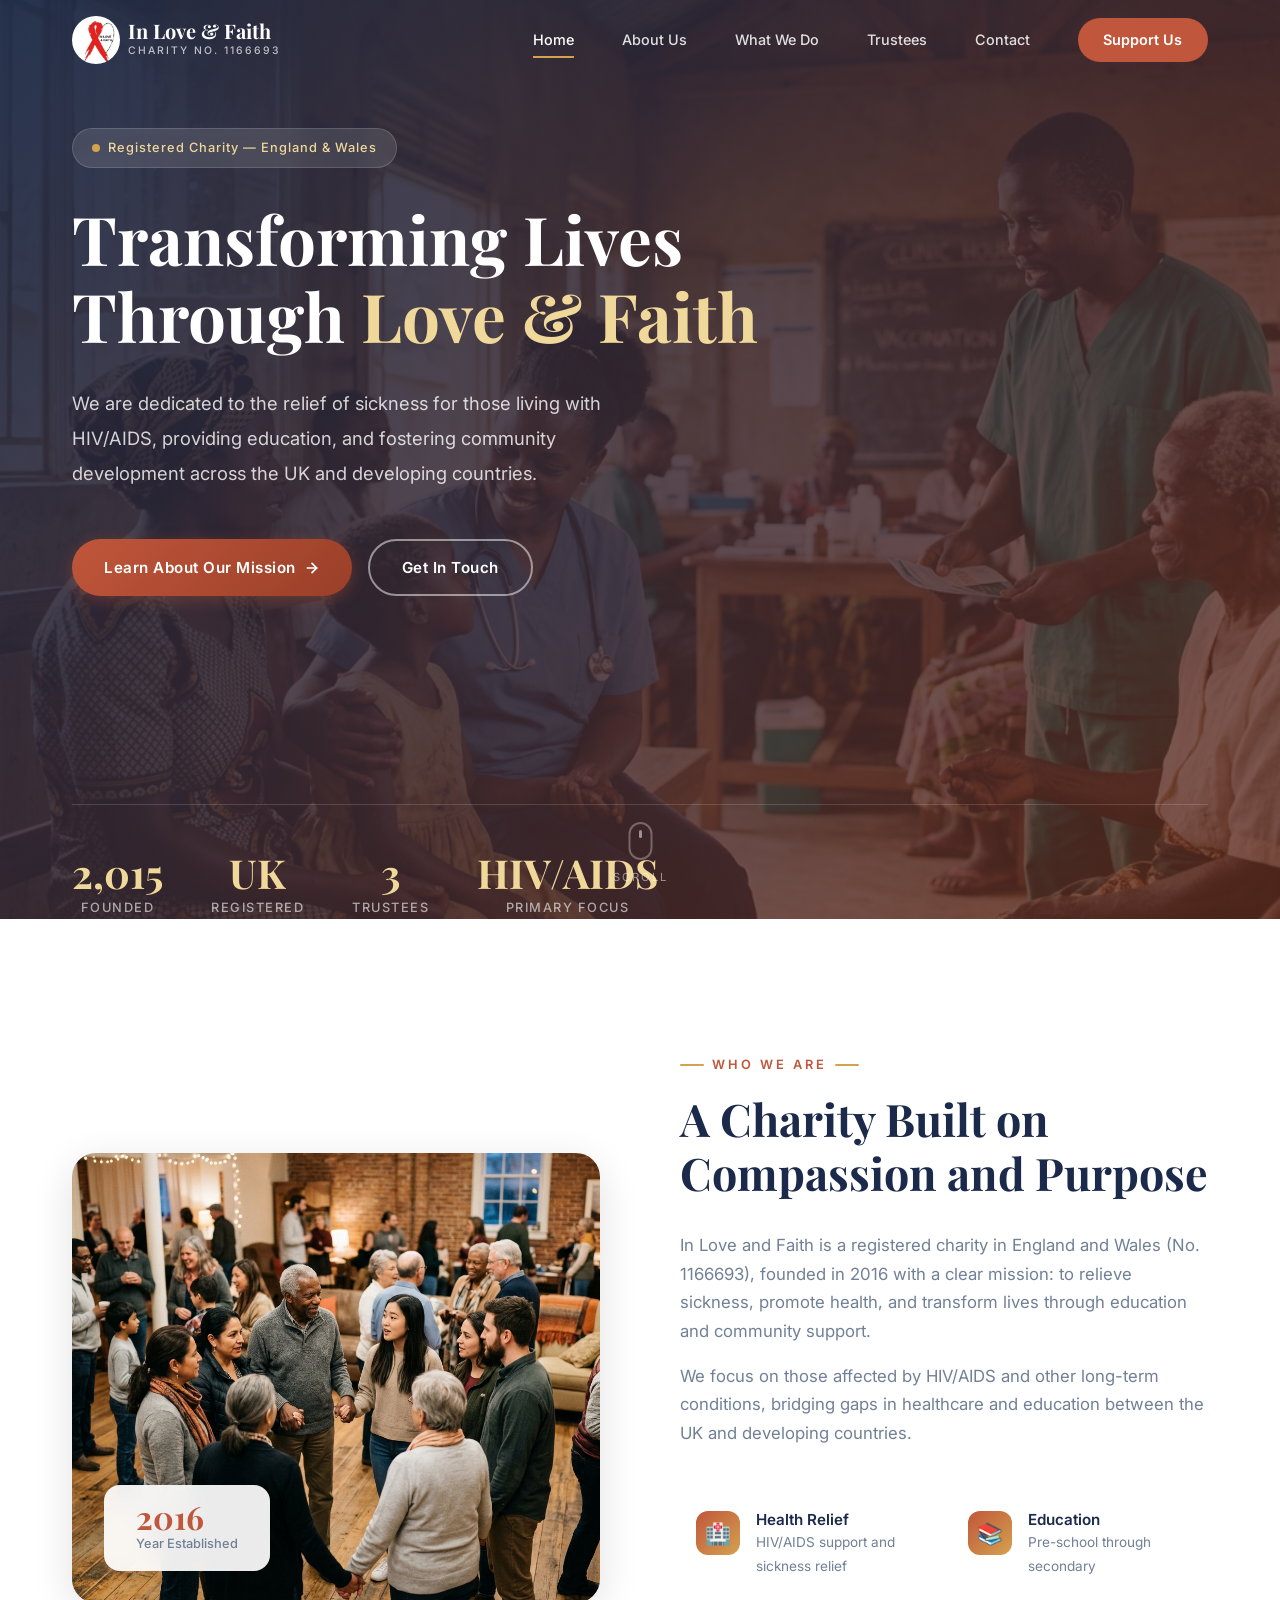
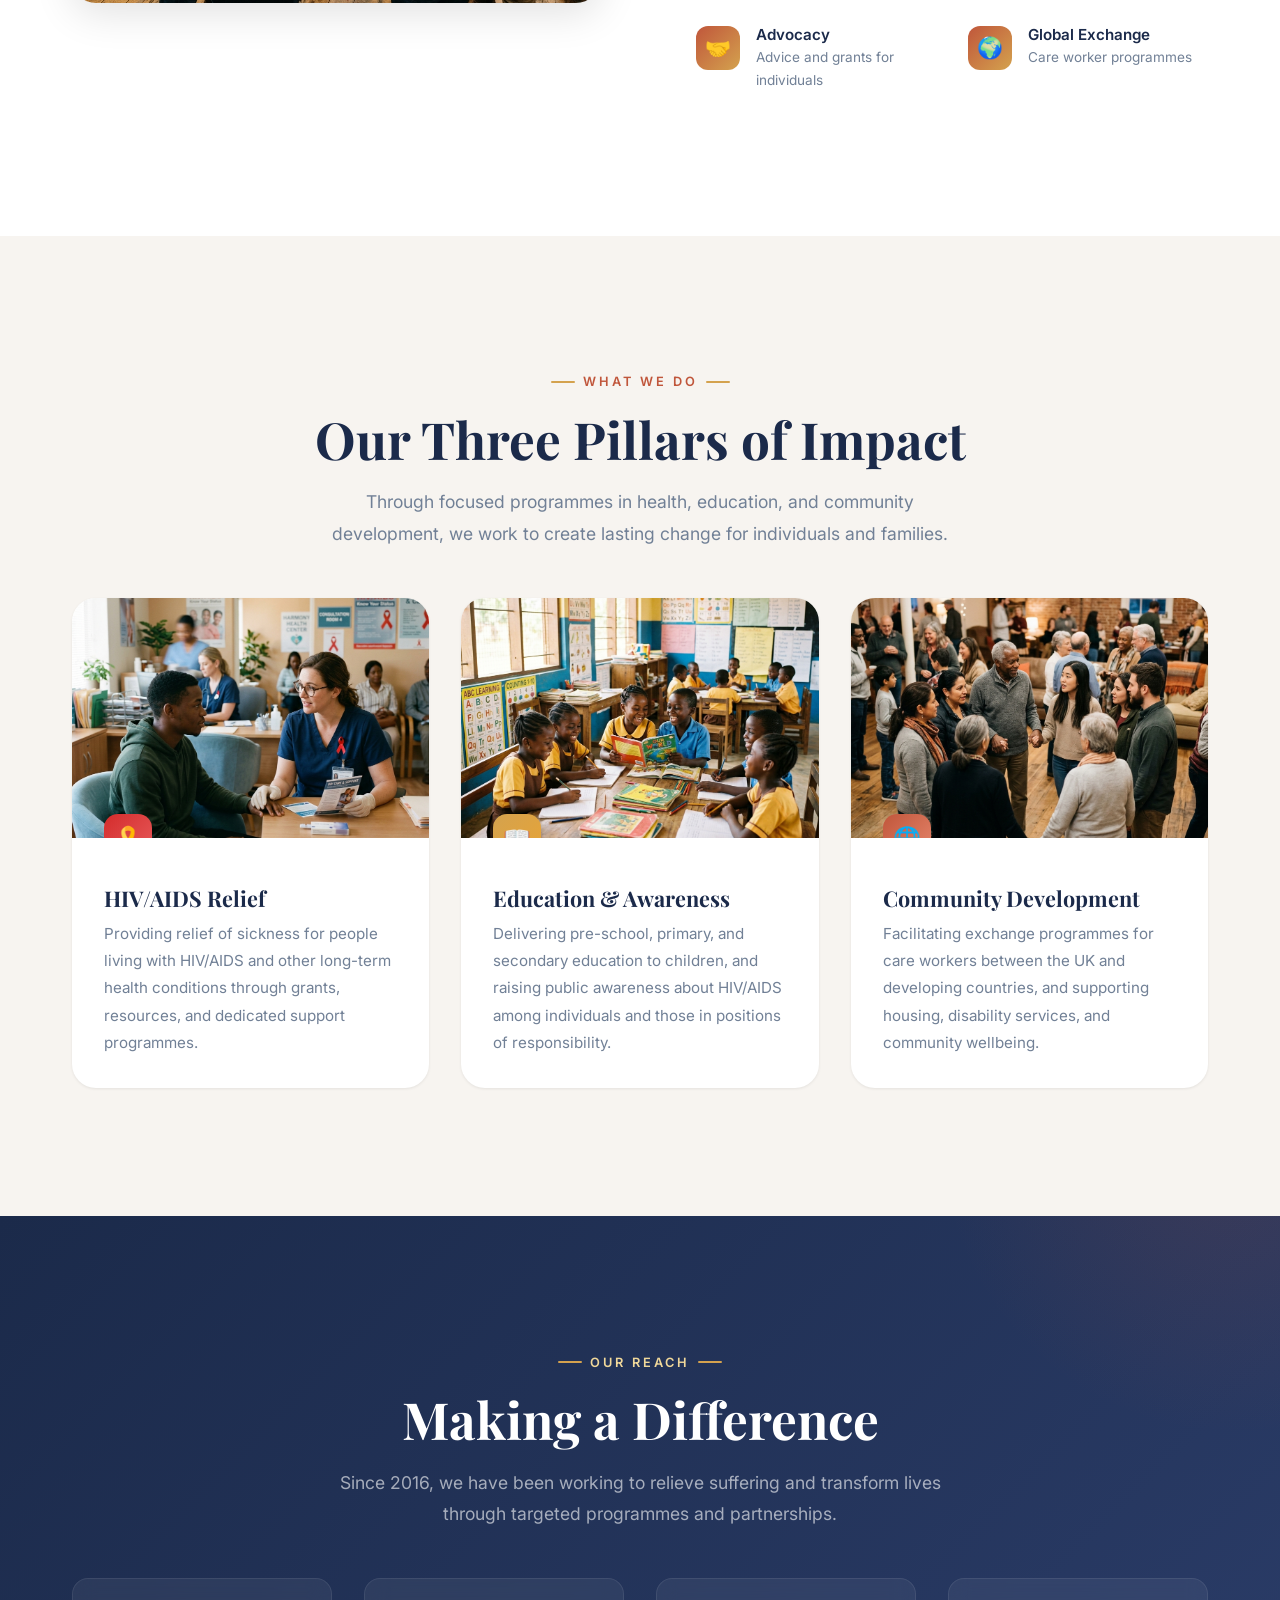
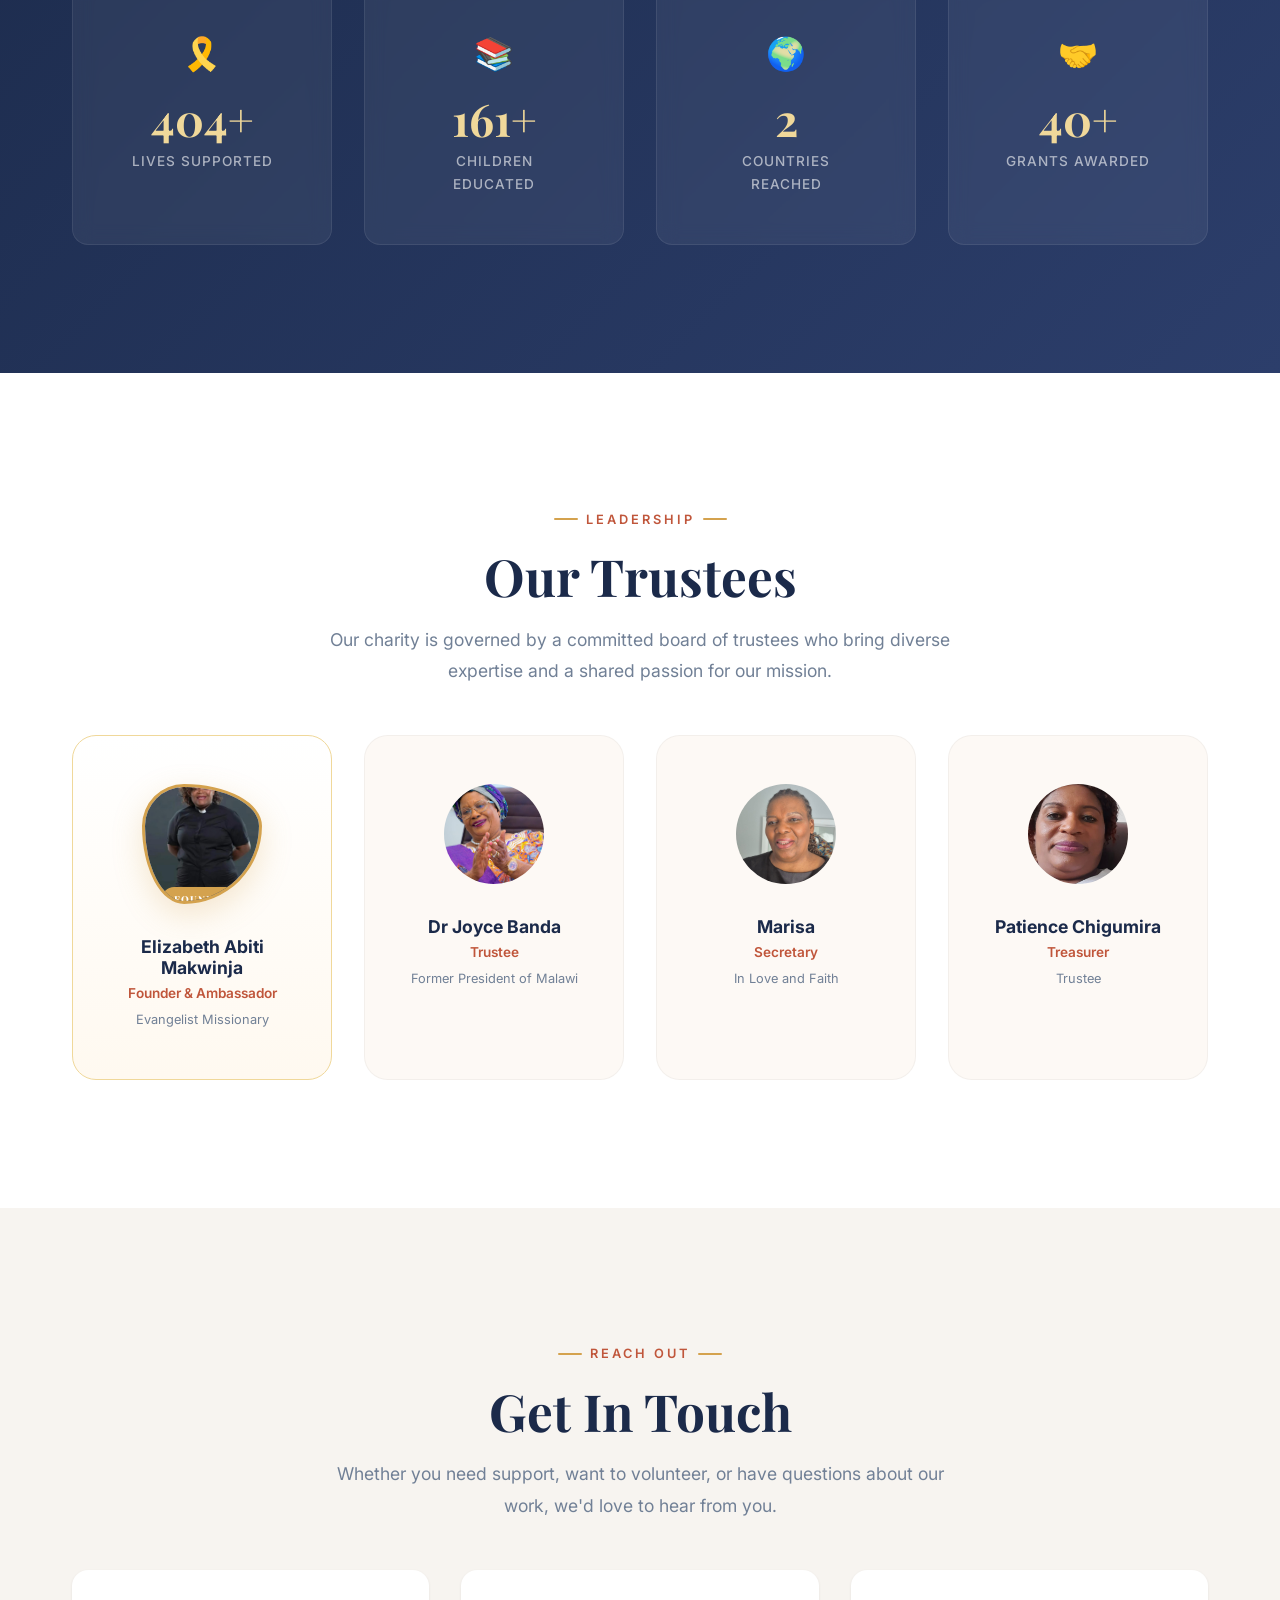
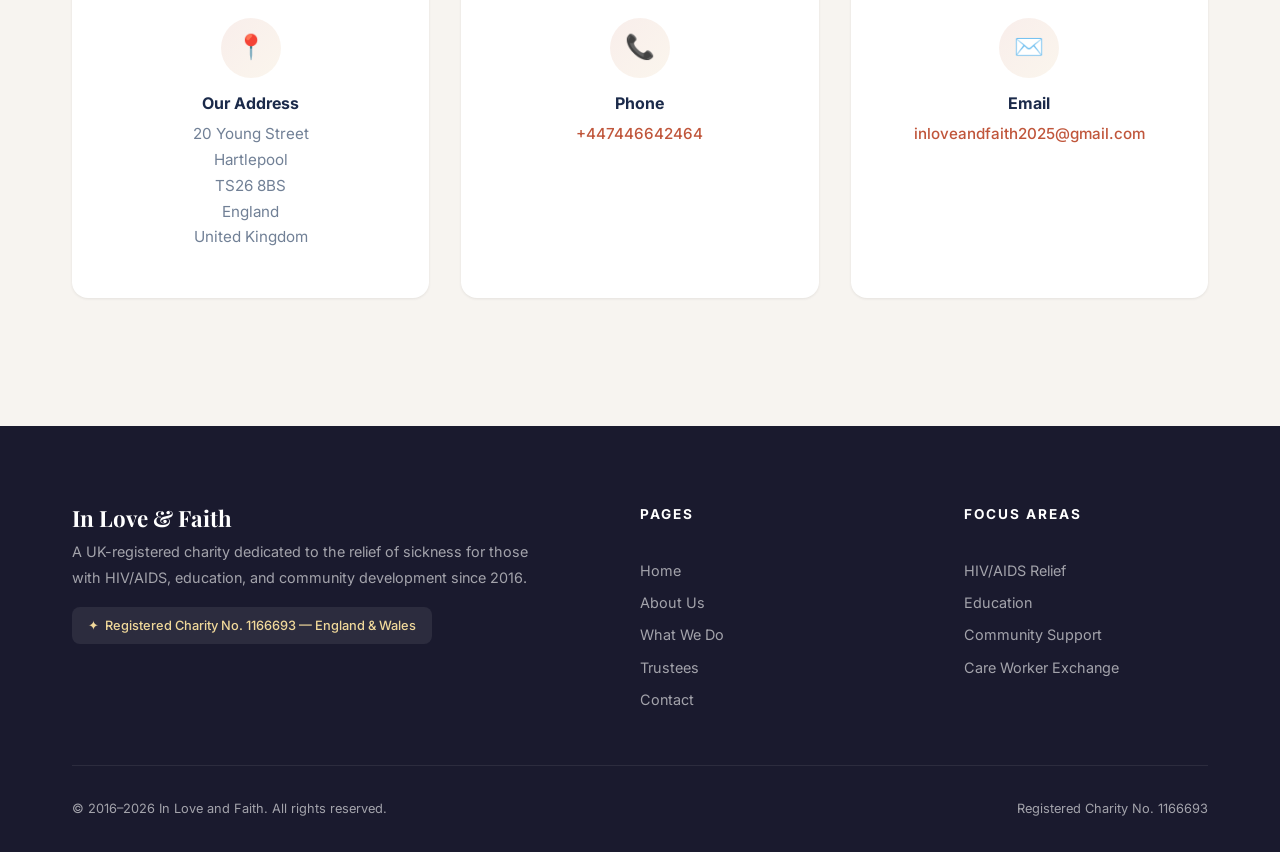
<file: index-fullbleed.html>
<!DOCTYPE html>
<html lang="en">
<head>
  <meta charset="UTF-8">
  <meta name="viewport" content="width=device-width, initial-scale=1.0">
  <title>In Love and Faith — HIV/AIDS Relief, Education &amp; Community Support</title>
  <meta name="description" content="In Love and Faith (Charity 1166693) is a UK-registered charity focused on HIV/AIDS relief, education, and community development across England, Wales and developing countries.">
  <meta name="keywords" content="In Love and Faith, charity, HIV AIDS, relief, education, community, UK charity 1166693">
  <link rel="icon" href="images/logo.png" type="image/png">
  <link rel="stylesheet" href="css/style.css">
</head>
<body>

  <!-- ========== HEADER ========== -->
  <header class="header" id="header">
    <div class="container">
      <a href="index.html" class="logo">
        <img src="images/logo.png" alt="In Love and Faith Logo">
        <span class="logo-text">
          <span class="logo-name">In Love &amp; Faith</span>
          <span class="logo-tagline">Charity No. 1166693</span>
        </span>
      </a>

      <nav class="nav-links" id="nav-links">
        <a href="index.html" class="active">Home</a>
        <a href="about.html">About Us</a>
        <a href="#what-we-do">What We Do</a>
        <a href="#trustees">Trustees</a>
        <a href="contact.html">Contact</a>
        <a href="#contact" class="nav-cta">Support Us</a>
      </nav>

      <div class="hamburger" id="hamburger" aria-label="Toggle navigation">
        <span></span>
        <span></span>
        <span></span>
      </div>
    </div>
  </header>

  <!-- ========== HERO ========== -->
  <section class="hero" id="home">
    <div class="hero-bg">
      <img src="images/hero-banner.png" alt="Healthcare workers providing support in a community clinic">
    </div>
    <div class="hero-overlay"></div>

    <div class="container">
      <div class="hero-content">
        <div class="hero-badge">
          <span class="dot"></span>
          Registered Charity — England &amp; Wales
        </div>

        <h1>Transforming Lives Through <span class="highlight">Love &amp; Faith</span></h1>

        <p>We are dedicated to the relief of sickness for those living with HIV/AIDS, providing education, and fostering community development across the UK and developing countries.</p>

        <div class="hero-buttons">
          <a href="about.html" class="btn btn-primary">
            Learn About Our Mission
            <svg width="16" height="16" viewBox="0 0 24 24" fill="none" stroke="currentColor" stroke-width="2.5" stroke-linecap="round" stroke-linejoin="round"><path d="M5 12h14"/><path d="m12 5 7 7-7 7"/></svg>
          </a>
          <a href="contact.html" class="btn btn-outline">Get In Touch</a>
        </div>
      </div>

      <div class="hero-stats">
        <div class="stat-item">
          <div class="stat-number" data-count="2016">2016</div>
          <div class="stat-label">Founded</div>
        </div>
        <div class="stat-item">
          <div class="stat-number">UK</div>
          <div class="stat-label">Registered</div>
        </div>
        <div class="stat-item">
          <div class="stat-number" data-count="4">0</div>
          <div class="stat-label">Trustees</div>
        </div>
        <div class="stat-item">
          <div class="stat-number">HIV/AIDS</div>
          <div class="stat-label">Primary Focus</div>
        </div>
      </div>
    </div>

    <div class="scroll-indicator">
      <div class="mouse"></div>
      Scroll
    </div>
  </section>

  <!-- ========== ABOUT SECTION ========== -->
  <section class="about section-padding" id="about">
    <div class="container">
      <div class="about-grid">
        <div class="about-image fade-in-left">
          <img src="images/community.png" alt="Community gathering and support activities">
          <div class="about-image-badge">
            <div class="number">2016</div>
            <div class="label">Year Established</div>
          </div>
        </div>

        <div class="about-text fade-in-right">
          <span class="section-label">Who We Are</span>
          <h2>A Charity Built on Compassion and Purpose</h2>
          <p>In Love and Faith is a registered charity in England and Wales (No. 1166693), founded in 2016 with a clear mission: to relieve sickness, promote health, and transform lives through education and community support.</p>
          <p>We focus on those affected by HIV/AIDS and other long-term conditions, bridging gaps in healthcare and education between the UK and developing countries.</p>

          <div class="about-features">
            <div class="about-feature">
              <div class="about-feature-icon">🏥</div>
              <div>
                <h4>Health Relief</h4>
                <p>HIV/AIDS support and sickness relief</p>
              </div>
            </div>
            <div class="about-feature">
              <div class="about-feature-icon">📚</div>
              <div>
                <h4>Education</h4>
                <p>Pre-school through secondary</p>
              </div>
            </div>
            <div class="about-feature">
              <div class="about-feature-icon">🤝</div>
              <div>
                <h4>Advocacy</h4>
                <p>Advice and grants for individuals</p>
              </div>
            </div>
            <div class="about-feature">
              <div class="about-feature-icon">🌍</div>
              <div>
                <h4>Global Exchange</h4>
                <p>Care worker programmes</p>
              </div>
            </div>
          </div>
        </div>
      </div>
    </div>
  </section>

  <!-- ========== WHAT WE DO ========== -->
  <section class="pillars section-padding" id="what-we-do">
    <div class="container">
      <div class="text-center">
        <span class="section-label">What We Do</span>
        <h2 class="section-title">Our Three Pillars of Impact</h2>
        <p class="section-subtitle">Through focused programmes in health, education, and community development, we work to create lasting change for individuals and families.</p>
      </div>

      <div class="pillars-grid stagger-children">
        <!-- Pillar 1: Health -->
        <div class="pillar-card fade-in">
          <div class="pillar-card-image">
            <img src="images/health-relief.png" alt="HIV/AIDS health screening and support">
            <div class="pillar-icon health">🎗️</div>
          </div>
          <div class="pillar-card-body">
            <h3>HIV/AIDS Relief</h3>
            <p>Providing relief of sickness for people living with HIV/AIDS and other long-term health conditions through grants, resources, and dedicated support programmes.</p>
          </div>
        </div>

        <!-- Pillar 2: Education -->
        <div class="pillar-card fade-in">
          <div class="pillar-card-image">
            <img src="images/education.png" alt="Children learning in a classroom">
            <div class="pillar-icon education">📖</div>
          </div>
          <div class="pillar-card-body">
            <h3>Education &amp; Awareness</h3>
            <p>Delivering pre-school, primary, and secondary education to children, and raising public awareness about HIV/AIDS among individuals and those in positions of responsibility.</p>
          </div>
        </div>

        <!-- Pillar 3: Community -->
        <div class="pillar-card fade-in">
          <div class="pillar-card-image">
            <img src="images/community.png" alt="Community development and support">
            <div class="pillar-icon community">🌐</div>
          </div>
          <div class="pillar-card-body">
            <h3>Community Development</h3>
            <p>Facilitating exchange programmes for care workers between the UK and developing countries, and supporting housing, disability services, and community wellbeing.</p>
          </div>
        </div>
      </div>
    </div>
  </section>

  <!-- ========== IMPACT NUMBERS ========== -->
  <section class="impact section-padding" id="impact">
    <div class="container">
      <div class="text-center">
        <span class="section-label">Our Reach</span>
        <h2 class="section-title">Making a Difference</h2>
        <p class="section-subtitle">Since 2016, we have been working to relieve suffering and transform lives through targeted programmes and partnerships.</p>
      </div>

      <div class="impact-grid stagger-children">
        <div class="impact-item fade-in">
          <div class="icon">🎗️</div>
          <div class="number" data-count="500" data-suffix="+">0</div>
          <div class="label">Lives Supported</div>
        </div>
        <div class="impact-item fade-in">
          <div class="icon">📚</div>
          <div class="number" data-count="200" data-suffix="+">0</div>
          <div class="label">Children Educated</div>
        </div>
        <div class="impact-item fade-in">
          <div class="icon">🌍</div>
          <div class="number" data-count="3">0</div>
          <div class="label">Countries Reached</div>
        </div>
        <div class="impact-item fade-in">
          <div class="icon">🤝</div>
          <div class="number" data-count="50" data-suffix="+">0</div>
          <div class="label">Grants Awarded</div>
        </div>
      </div>
    </div>
  </section>

  <!-- ========== TRUSTEES ========== -->
  <section class="trustees section-padding" id="trustees">
    <div class="container">
      <div class="text-center">
        <span class="section-label">Leadership</span>
        <h2 class="section-title">Our Trustees</h2>
        <p class="section-subtitle">Our charity is governed by a committed board of trustees who bring diverse expertise and a shared passion for our mission.</p>
      </div>

      <div class="trustees-grid stagger-children">
        <!-- Trustee 1 -->
        <div class="trustee-card trustee-card--featured fade-in">
          <div class="trustee-avatar">
            <img src="images/img1.jpeg" alt="Elizabeth Abiti Makwinja">
          </div>
          <h3>Elizabeth Abiti Makwinja</h3>
          <div class="trustee-role">Founder &amp; Ambassador</div>
          <div class="trustee-date">Evangelist Missionary</div>
        </div>

        <div class="trustee-card fade-in">
          <div class="trustee-avatar">
            <img src="images/img2.jpeg" alt="Dr Joyce Banda">
          </div>
          <h3>Dr Joyce Banda</h3>
          <div class="trustee-role">Trustee</div>
          <div class="trustee-date">Former President of Malawi</div>
        </div>

        <div class="trustee-card fade-in">
          <div class="trustee-avatar">
            <img src="images/img3.jpeg" alt="Marisa">
          </div>
          <h3>Marisa</h3>
          <div class="trustee-role">Secretary</div>
          <div class="trustee-date">In Love and Faith</div>
        </div>

        <div class="trustee-card fade-in">
          <div class="trustee-avatar">
            <img src="images/img4.jpeg" alt="Patience Chigumira">
          </div>
          <h3>Patience Chigumira</h3>
          <div class="trustee-role">Treasurer</div>
          <div class="trustee-date">Trustee</div>
        </div>
      </div>
    </div>
  </section>

  <!-- ========== CONTACT STRIP ========== -->
  <section class="contact section-padding" id="contact">
    <div class="container">
      <div class="text-center">
        <span class="section-label">Reach Out</span>
        <h2 class="section-title">Get In Touch</h2>
        <p class="section-subtitle">Whether you need support, want to volunteer, or have questions about our work, we'd love to hear from you.</p>
      </div>

      <div class="contact-grid stagger-children">
        <div class="contact-card fade-in">
          <div class="contact-icon">📍</div>
          <h3>Our Address</h3>
          <p>20 Young Street<br>Hartlepool<br>TS26 8BS<br>England<br>United Kingdom</p>
        </div>

        <div class="contact-card fade-in">
          <div class="contact-icon">📞</div>
          <h3>Phone</h3>
          <p><a href="tel:+447446642464">+447446642464</a></p>
        </div>

        <div class="contact-card fade-in">
          <div class="contact-icon">✉️</div>
          <h3>Email</h3>
          <p><a href="mailto:inloveandfaith2025@gmail.com">inloveandfaith2025@gmail.com</a></p>
        </div>
      </div>
    </div>
  </section>

  <!-- ========== FOOTER ========== -->
  <footer class="footer" id="footer">
    <div class="container">
      <div class="footer-content">
        <div class="footer-brand">
          <div class="logo-name">In Love &amp; Faith</div>
          <p>A UK-registered charity dedicated to the relief of sickness for those with HIV/AIDS, education, and community development since 2016.</p>
          <div class="charity-badge">
            ✦ &nbsp;Registered Charity No. 1166693 — England &amp; Wales
          </div>
        </div>

        <div class="footer-nav">
          <h4>Pages</h4>
          <div class="footer-links">
            <a href="index.html">Home</a>
            <a href="about.html">About Us</a>
            <a href="#what-we-do">What We Do</a>
            <a href="#trustees">Trustees</a>
            <a href="contact.html">Contact</a>
          </div>
        </div>

        <div class="footer-nav">
          <h4>Focus Areas</h4>
          <div class="footer-links">
            <a href="#what-we-do">HIV/AIDS Relief</a>
            <a href="#what-we-do">Education</a>
            <a href="#what-we-do">Community Support</a>
            <a href="#what-we-do">Care Worker Exchange</a>
          </div>
        </div>
      </div>

      <div class="footer-bottom">
        <p>&copy; 2016–2026 In Love and Faith. All rights reserved.</p>
        <p>Registered Charity No. 1166693</p>
      </div>
    </div>
  </footer>

  <script src="js/main.js"></script>
</body>
</html>
</file>
<file: css/style.css>
/* ===================================================
   IN LOVE AND FAITH — Main Stylesheet
   Charity No. 1166693
   =================================================== */

/* ---------- Google Font ---------- */
@import url('https://fonts.googleapis.com/css2?family=Inter:wght@300;400;500;600;700;800;900&family=Playfair+Display:ital,wght@0,400;0,700;1,400&display=swap');

/* ---------- CSS Custom Properties ---------- */
:root {
  /* Brand colours */
  --clr-terracotta:    #C0563B;
  --clr-terracotta-dk: #9A3F28;
  --clr-terracotta-lt: #E8886E;
  --clr-gold:          #D4A24E;
  --clr-gold-lt:       #F0D89A;
  --clr-navy:          #1B2A4A;
  --clr-navy-lt:       #2C3E6B;
  --clr-slate:         #4A5568;
  --clr-light:         #F7F4F0;
  --clr-white:         #FFFFFF;
  --clr-off-white:     #FDF9F5;
  --clr-dark:          #1A1A2E;
  --clr-text:          #2D3748;
  --clr-text-light:    #718096;
  --clr-red-ribbon:    #D42C2C;

  /* Typography */
  --ff-body:    'Inter', -apple-system, BlinkMacSystemFont, sans-serif;
  --ff-heading: 'Playfair Display', Georgia, serif;

  /* Spacing */
  --space-xs:  0.25rem;
  --space-sm:  0.5rem;
  --space-md:  1rem;
  --space-lg:  2rem;
  --space-xl:  3rem;
  --space-2xl: 5rem;
  --space-3xl: 8rem;

  /* Layout */
  --max-width: 1200px;
  --radius-sm: 8px;
  --radius-md: 16px;
  --radius-lg: 24px;
  --radius-xl: 32px;

  /* Shadows */
  --shadow-sm:  0 1px 3px rgba(0,0,0,.08);
  --shadow-md:  0 4px 20px rgba(0,0,0,.1);
  --shadow-lg:  0 10px 40px rgba(0,0,0,.12);
  --shadow-glow: 0 0 30px rgba(192,86,59,.15);

  /* Transitions */
  --ease-out: cubic-bezier(.22,1,.36,1);
  --transition: 0.35s var(--ease-out);
}

/* ---------- Reset & Base ---------- */
*,
*::before,
*::after {
  margin: 0;
  padding: 0;
  box-sizing: border-box;
}

html {
  scroll-behavior: smooth;
  scroll-padding-top: 80px;
  font-size: 16px;
  overflow-x: hidden;
}

body {
  font-family: var(--ff-body);
  color: var(--clr-text);
  background: var(--clr-off-white);
  line-height: 1.7;
  -webkit-font-smoothing: antialiased;
  overflow-x: hidden;
}

*,
*::before,
*::after {
  max-width: 100vw;
}

img {
  max-width: 100%;
  height: auto;
  display: block;
}

a {
  text-decoration: none;
  color: inherit;
  transition: color var(--transition);
}

ul { list-style: none; }

h1, h2, h3, h4, h5, h6 {
  font-family: var(--ff-heading);
  line-height: 1.2;
  color: var(--clr-navy);
}

/* ---------- Utility ---------- */
.container {
  width: 100%;
  max-width: var(--max-width);
  margin: 0 auto;
  padding: 0 var(--space-lg);
}

.section-padding {
  padding: var(--space-3xl) 0;
}

.text-center { text-align: center; }

.section-label {
  display: inline-flex;
  align-items: center;
  gap: var(--space-sm);
  font-family: var(--ff-body);
  font-size: 0.8rem;
  font-weight: 600;
  letter-spacing: 3px;
  text-transform: uppercase;
  color: var(--clr-terracotta);
  margin-bottom: var(--space-md);
}

.section-label::before,
.section-label::after {
  content: '';
  width: 24px;
  height: 2px;
  background: var(--clr-gold);
  border-radius: 2px;
}

.section-title {
  font-size: clamp(2rem, 4.5vw, 3.2rem);
  margin-bottom: var(--space-md);
  color: var(--clr-navy);
}

.section-subtitle {
  font-family: var(--ff-body);
  font-size: 1.1rem;
  font-weight: 400;
  color: var(--clr-text-light);
  max-width: 640px;
  margin: 0 auto var(--space-xl);
  line-height: 1.8;
}

/* ---------- Buttons ---------- */
.btn {
  display: inline-flex;
  align-items: center;
  gap: var(--space-sm);
  padding: 0.85rem 2rem;
  border-radius: 50px;
  font-family: var(--ff-body);
  font-weight: 600;
  font-size: 0.95rem;
  letter-spacing: 0.5px;
  cursor: pointer;
  border: none;
  transition: all var(--transition);
  position: relative;
  overflow: hidden;
}

.btn-primary {
  background: linear-gradient(135deg, var(--clr-terracotta), var(--clr-terracotta-dk));
  color: var(--clr-white);
  box-shadow: 0 4px 15px rgba(192,86,59,.35);
}

.btn-primary:hover {
  transform: translateY(-2px);
  box-shadow: 0 8px 25px rgba(192,86,59,.45);
}

.btn-outline {
  background: transparent;
  color: var(--clr-white);
  border: 2px solid rgba(255,255,255,.5);
}

.btn-outline:hover {
  background: rgba(255,255,255,.15);
  border-color: var(--clr-white);
}

.btn-secondary {
  background: var(--clr-navy);
  color: var(--clr-white);
}

.btn-secondary:hover {
  background: var(--clr-navy-lt);
  transform: translateY(-2px);
}

/* =============================================
   HEADER / NAVIGATION
   ============================================= */
.header {
  position: fixed;
  top: 0;
  left: 0;
  width: 100%;
  z-index: 1000;
  transition: all var(--transition);
  padding: var(--space-md) 0;
}

.header.scrolled {
  background: rgba(255,255,255,.92);
  backdrop-filter: blur(20px);
  -webkit-backdrop-filter: blur(20px);
  box-shadow: var(--shadow-sm);
  padding: var(--space-sm) 0;
}

.header .container {
  display: flex;
  justify-content: space-between;
  align-items: center;
}

.logo {
  display: flex;
  align-items: center;
  gap: var(--space-sm);
  z-index: 1001;
}

.logo img {
  height: 48px;
  width: 48px;
  object-fit: contain;
  border-radius: 50%;
}

.logo-text {
  display: flex;
  flex-direction: column;
}

.logo-name {
  font-family: var(--ff-heading);
  font-size: 1.25rem;
  font-weight: 700;
  color: var(--clr-white);
  line-height: 1.1;
  transition: color var(--transition);
}

.logo-tagline {
  font-size: 0.65rem;
  font-weight: 500;
  letter-spacing: 2px;
  text-transform: uppercase;
  color: rgba(255,255,255,.7);
  transition: color var(--transition);
}

.header.scrolled .logo-name {
  color: var(--clr-navy);
}

.header.scrolled .logo-tagline {
  color: var(--clr-text-light);
}

.nav-links {
  display: flex;
  align-items: center;
  gap: var(--space-xl);
}

.nav-links a {
  font-size: 0.9rem;
  font-weight: 500;
  color: rgba(255,255,255,.85);
  position: relative;
  padding: var(--space-xs) 0;
  transition: color var(--transition);
}

.nav-links a::after {
  content: '';
  position: absolute;
  bottom: -2px;
  left: 0;
  width: 0;
  height: 2px;
  background: var(--clr-gold);
  transition: width var(--transition);
}

.nav-links a:hover,
.nav-links a.active {
  color: var(--clr-white);
}

.nav-links a:hover::after,
.nav-links a.active::after {
  width: 100%;
}

.header.scrolled .nav-links a {
  color: var(--clr-slate);
}

.header.scrolled .nav-links a:hover,
.header.scrolled .nav-links a.active {
  color: var(--clr-terracotta);
}

.nav-cta {
  padding: 0.6rem 1.6rem !important;
  background: var(--clr-terracotta) !important;
  color: var(--clr-white) !important;
  border-radius: 50px;
  font-weight: 600 !important;
}

.nav-cta::after { display: none !important; }

.nav-cta:hover {
  background: var(--clr-terracotta-dk) !important;
  transform: translateY(-1px);
}

/* Mobile hamburger */
.hamburger {
  display: none;
  flex-direction: column;
  gap: 5px;
  cursor: pointer;
  z-index: 1001;
  padding: 8px;
}

.hamburger span {
  display: block;
  width: 26px;
  height: 2.5px;
  background: var(--clr-white);
  border-radius: 3px;
  transition: all var(--transition);
}

.header.scrolled .hamburger span {
  background: var(--clr-navy);
}

.hamburger.active span:nth-child(1) {
  transform: translateY(7.5px) rotate(45deg);
}
.hamburger.active span:nth-child(2) {
  opacity: 0;
}
.hamburger.active span:nth-child(3) {
  transform: translateY(-7.5px) rotate(-45deg);
}

/* =============================================
   HERO SECTION
   ============================================= */
.hero {
  position: relative;
  min-height: 100vh;
  display: flex;
  align-items: center;
  overflow: hidden;
  background: var(--clr-navy);
}

.hero-bg {
  position: absolute;
  inset: 0;
  z-index: 0;
}

.hero-bg img {
  width: 100%;
  height: 100%;
  object-fit: cover;
  filter: brightness(0.4);
}

.hero-overlay {
  position: absolute;
  inset: 0;
  background: linear-gradient(
    135deg,
    rgba(27,42,74,.85) 0%,
    rgba(192,86,59,.4) 100%
  );
  z-index: 1;
}

.hero-content {
  position: relative;
  z-index: 2;
  max-width: 700px;
  padding: var(--space-3xl) 0;
}

.hero-badge {
  display: inline-flex;
  align-items: center;
  gap: var(--space-sm);
  background: rgba(255,255,255,.12);
  backdrop-filter: blur(10px);
  border: 1px solid rgba(255,255,255,.15);
  padding: 0.5rem 1.2rem;
  border-radius: 50px;
  font-size: 0.8rem;
  font-weight: 500;
  color: var(--clr-gold-lt);
  margin-bottom: var(--space-lg);
  letter-spacing: 1px;
}

.hero-badge .dot {
  width: 8px;
  height: 8px;
  background: var(--clr-gold);
  border-radius: 50%;
  animation: pulse-dot 2s infinite;
}

@keyframes pulse-dot {
  0%, 100% { opacity: 1; transform: scale(1); }
  50% { opacity: .5; transform: scale(1.3); }
}

.hero h1 {
  font-size: clamp(2.5rem, 6vw, 4.2rem);
  color: var(--clr-white);
  margin-bottom: var(--space-lg);
  line-height: 1.15;
}

.hero h1 .highlight {
  color: var(--clr-gold-lt);
  position: relative;
}

.hero p {
  font-size: 1.15rem;
  color: rgba(255,255,255,.8);
  line-height: 1.9;
  margin-bottom: var(--space-xl);
  max-width: 560px;
}

.hero-buttons {
  display: flex;
  gap: var(--space-md);
  flex-wrap: wrap;
}

.hero-stats {
  position: relative;
  z-index: 2;
  display: flex;
  gap: var(--space-xl);
  margin-top: var(--space-2xl);
  padding-top: var(--space-xl);
  border-top: 1px solid rgba(255,255,255,.15);
}

.stat-item {
  text-align: center;
}

.stat-number {
  font-family: var(--ff-heading);
  font-size: 2.5rem;
  font-weight: 700;
  color: var(--clr-gold-lt);
  line-height: 1;
  margin-bottom: var(--space-xs);
}

.stat-label {
  font-size: 0.8rem;
  font-weight: 500;
  color: rgba(255,255,255,.6);
  text-transform: uppercase;
  letter-spacing: 1.5px;
}

/* Scroll indicator */
.scroll-indicator {
  position: absolute;
  bottom: 2rem;
  left: 50%;
  transform: translateX(-50%);
  z-index: 2;
  display: flex;
  flex-direction: column;
  align-items: center;
  gap: var(--space-sm);
  color: rgba(255,255,255,.5);
  font-size: 0.7rem;
  letter-spacing: 2px;
  text-transform: uppercase;
  animation: float 3s ease-in-out infinite;
}

.scroll-indicator .mouse {
  width: 24px;
  height: 38px;
  border: 2px solid rgba(255,255,255,.3);
  border-radius: 12px;
  position: relative;
}

.scroll-indicator .mouse::before {
  content: '';
  position: absolute;
  top: 6px;
  left: 50%;
  transform: translateX(-50%);
  width: 3px;
  height: 8px;
  background: rgba(255,255,255,.5);
  border-radius: 3px;
  animation: scroll-wheel 2s ease infinite;
}

@keyframes scroll-wheel {
  0% { transform: translateX(-50%) translateY(0); opacity: 1; }
  100% { transform: translateX(-50%) translateY(12px); opacity: 0; }
}

@keyframes float {
  0%, 100% { transform: translateX(-50%) translateY(0); }
  50% { transform: translateX(-50%) translateY(-8px); }
}

/* =============================================
   ABOUT SECTION
   ============================================= */
.about {
  background: var(--clr-white);
}

.about-grid {
  display: grid;
  grid-template-columns: 1fr 1fr;
  gap: var(--space-2xl);
  align-items: center;
}

.about-image {
  position: relative;
  border-radius: var(--radius-lg);
  overflow: hidden;
  box-shadow: var(--shadow-lg);
}

.about-image img {
  width: 100%;
  height: 450px;
  object-fit: cover;
  transition: transform 0.6s var(--ease-out);
}

.about-image:hover img {
  transform: scale(1.03);
}

.about-image-badge {
  position: absolute;
  bottom: var(--space-lg);
  left: var(--space-lg);
  background: rgba(255,255,255,.92);
  backdrop-filter: blur(10px);
  padding: var(--space-md) var(--space-lg);
  border-radius: var(--radius-md);
  box-shadow: var(--shadow-md);
}

.about-image-badge .number {
  font-family: var(--ff-heading);
  font-size: 2rem;
  font-weight: 700;
  color: var(--clr-terracotta);
  line-height: 1;
}

.about-image-badge .label {
  font-size: 0.8rem;
  color: var(--clr-text-light);
  font-weight: 500;
}

.about-text h2 {
  font-size: clamp(1.8rem, 3.5vw, 2.8rem);
  margin-bottom: var(--space-lg);
}

.about-text p {
  color: var(--clr-text-light);
  margin-bottom: var(--space-md);
  font-size: 1.05rem;
}

.about-features {
  display: grid;
  grid-template-columns: 1fr 1fr;
  gap: var(--space-md);
  margin-top: var(--space-xl);
}

.about-feature {
  display: flex;
  align-items: flex-start;
  gap: var(--space-md);
  padding: var(--space-md);
  border-radius: var(--radius-sm);
  transition: background var(--transition);
}

.about-feature:hover {
  background: var(--clr-light);
}

.about-feature-icon {
  width: 44px;
  height: 44px;
  border-radius: 12px;
  display: flex;
  align-items: center;
  justify-content: center;
  font-size: 1.3rem;
  flex-shrink: 0;
  background: linear-gradient(135deg, var(--clr-terracotta), var(--clr-gold));
  color: var(--clr-white);
}

.about-feature h4 {
  font-family: var(--ff-body);
  font-size: 0.95rem;
  font-weight: 600;
  color: var(--clr-navy);
  margin-bottom: 2px;
}

.about-feature p {
  font-size: 0.85rem;
  margin-bottom: 0;
}

/* =============================================
   WHAT WE DO — PILLARS
   ============================================= */
.pillars {
  background: var(--clr-light);
  position: relative;
}

.pillars-grid {
  display: grid;
  grid-template-columns: repeat(3, 1fr);
  gap: var(--space-lg);
}

.pillar-card {
  background: var(--clr-white);
  border-radius: var(--radius-lg);
  overflow: hidden;
  box-shadow: var(--shadow-sm);
  transition: all var(--transition);
  position: relative;
}

.pillar-card:hover {
  transform: translateY(-8px);
  box-shadow: var(--shadow-lg);
}

.pillar-card-image {
  height: 240px;
  overflow: hidden;
  position: relative;
}

.pillar-card-image img {
  width: 100%;
  height: 100%;
  object-fit: cover;
  transition: transform 0.6s var(--ease-out);
}

.pillar-card:hover .pillar-card-image img {
  transform: scale(1.08);
}

.pillar-card-image .pillar-icon {
  position: absolute;
  bottom: -24px;
  left: var(--space-lg);
  width: 48px;
  height: 48px;
  border-radius: 14px;
  display: flex;
  align-items: center;
  justify-content: center;
  font-size: 1.4rem;
  box-shadow: var(--shadow-md);
  z-index: 2;
  color: var(--clr-white);
}

.pillar-icon.health { background: linear-gradient(135deg, var(--clr-red-ribbon), #e85d5d); }
.pillar-icon.education { background: linear-gradient(135deg, var(--clr-gold), #E8A435); }
.pillar-icon.community { background: linear-gradient(135deg, var(--clr-terracotta), var(--clr-terracotta-lt)); }

.pillar-card-body {
  padding: var(--space-xl) var(--space-lg) var(--space-lg);
}

.pillar-card-body h3 {
  font-size: 1.35rem;
  margin-bottom: var(--space-sm);
}

.pillar-card-body p {
  color: var(--clr-text-light);
  font-size: 0.95rem;
  line-height: 1.8;
}

/* =============================================
   IMPACT / NUMBERS
   ============================================= */
.impact {
  background: linear-gradient(135deg, var(--clr-navy) 0%, var(--clr-navy-lt) 100%);
  position: relative;
  overflow: hidden;
}

.impact::before {
  content: '';
  position: absolute;
  top: -50%;
  right: -20%;
  width: 600px;
  height: 600px;
  border-radius: 50%;
  background: radial-gradient(circle, rgba(192,86,59,.15), transparent 70%);
}

.impact .section-label { color: var(--clr-gold-lt); }
.impact .section-title { color: var(--clr-white); }
.impact .section-subtitle { color: rgba(255,255,255,.6); }

.impact-grid {
  display: grid;
  grid-template-columns: repeat(4, 1fr);
  gap: var(--space-lg);
  position: relative;
  z-index: 1;
}

.impact-item {
  text-align: center;
  padding: var(--space-xl);
  border-radius: var(--radius-md);
  background: rgba(255,255,255,.06);
  border: 1px solid rgba(255,255,255,.08);
  backdrop-filter: blur(10px);
  transition: all var(--transition);
}

.impact-item:hover {
  background: rgba(255,255,255,.1);
  transform: translateY(-4px);
}

.impact-item .icon {
  font-size: 2rem;
  margin-bottom: var(--space-md);
}

.impact-item .number {
  font-family: var(--ff-heading);
  font-size: 2.8rem;
  font-weight: 700;
  color: var(--clr-gold-lt);
  line-height: 1;
  margin-bottom: var(--space-sm);
}

.impact-item .label {
  font-size: 0.85rem;
  color: rgba(255,255,255,.6);
  font-weight: 500;
  text-transform: uppercase;
  letter-spacing: 1px;
}

/* =============================================
   TRUSTEES SECTION
   ============================================= */
.trustees {
  background: var(--clr-white);
}

.trustees-grid {
  display: grid;
  grid-template-columns: repeat(4, 1fr);
  gap: var(--space-lg);
}

.trustee-card {
  text-align: center;
  padding: var(--space-xl) var(--space-lg);
  border-radius: var(--radius-lg);
  background: var(--clr-off-white);
  border: 1px solid rgba(0,0,0,.04);
  transition: all var(--transition);
}

.trustee-card:hover {
  transform: translateY(-6px);
  box-shadow: var(--shadow-lg);
  background: var(--clr-white);
}

.trustee-avatar {
  width: 100px;
  height: 100px;
  border-radius: 50%;
  margin: 0 auto var(--space-lg);
  display: flex;
  align-items: center;
  justify-content: center;
  font-size: 2.2rem;
  font-family: var(--ff-heading);
  font-weight: 700;
  color: var(--clr-white);
  position: relative;
  overflow: hidden; /* For images */
}

.trustee-avatar img {
  width: 100%;
  height: 100%;
  object-fit: cover;
  transition: transform 0.5s ease;
}

.trustee-card:hover .trustee-avatar img {
  transform: scale(1.1);
}

.trustee-avatar--rect {
  width: 140px;
  height: 180px;
  border-radius: var(--radius-sm);
}

/* Featured / CEO Style */
.trustee-card--featured {
  grid-column: span 1;
  background: linear-gradient(to bottom, var(--clr-white), #fff9f0);
  border: 1px solid var(--clr-gold-lt);
  transform: scale(1.05);
  z-index: 10;
}

.trustee-card--featured .trustee-avatar {
  width: 120px;
  height: 120px;
  border-radius: 35% 65% 65% 35% / 35% 35% 65% 65%; /* Organic organic squircle */
  box-shadow: 0 10px 30px rgba(212,162,78,.25);
  border: 3px solid var(--clr-gold);
}

.trustee-card--featured .trustee-avatar::before {
  content: 'FOUNDER';
  position: absolute;
  bottom: -10px;
  left: 50%;
  transform: translateX(-50%);
  background: var(--clr-gold);
  color: var(--clr-white);
  font-size: 0.6rem;
  font-weight: 800;
  padding: 4px 12px;
  border-radius: 20px;
  letter-spacing: 1px;
  z-index: 5;
  box-shadow: 0 4px 10px rgba(212,162,78,.3);
}

.trustee-card--featured .trustee-avatar::after {
  inset: -6px;
  border: 2px solid var(--clr-gold-lt);
  opacity: 0.6;
  border-radius: 35% 65% 65% 35% / 35% 35% 65% 65%;
  animation: rotate-border 10s linear infinite;
}

@keyframes rotate-border {
  0% { transform: rotate(0deg); }
  100% { transform: rotate(360deg); }
}

.trustee-avatar--rect::after {
  border-radius: var(--radius-sm) !important;
}

.trustee-avatar::after {
  content: '';
  position: absolute;
  inset: -4px;
  border-radius: 50%;
  border: 2px dashed var(--clr-gold);
  opacity: 0;
  transition: opacity var(--transition);
}

.trustee-card:hover .trustee-avatar::after {
  opacity: 1;
}

.trustee-avatar.t1 { background: linear-gradient(135deg, var(--clr-terracotta), var(--clr-gold)); }
.trustee-avatar.t2 { background: linear-gradient(135deg, var(--clr-navy), var(--clr-navy-lt)); }
.trustee-avatar.t3 { background: linear-gradient(135deg, var(--clr-gold), var(--clr-terracotta-lt)); }
.trustee-avatar.t4 { background: linear-gradient(135deg, var(--clr-terracotta-dk), var(--clr-terracotta)); }

.trustee-card h3 {
  font-family: var(--ff-body);
  font-size: 1.1rem;
  font-weight: 700;
  color: var(--clr-navy);
  margin-bottom: var(--space-xs);
}

.trustee-role {
  font-size: 0.85rem;
  color: var(--clr-terracotta);
  font-weight: 600;
  margin-bottom: var(--space-xs);
}

.trustee-date {
  font-size: 0.8rem;
  color: var(--clr-text-light);
}

/* =============================================
   CONTACT STRIP
   ============================================= */
.contact {
  background: var(--clr-light);
}

.contact-grid {
  display: grid;
  grid-template-columns: repeat(3, 1fr);
  gap: var(--space-lg);
}

.contact-card {
  background: var(--clr-white);
  border-radius: var(--radius-md);
  padding: var(--space-xl);
  text-align: center;
  box-shadow: var(--shadow-sm);
  transition: all var(--transition);
}

.contact-card:hover {
  transform: translateY(-4px);
  box-shadow: var(--shadow-md);
}

.contact-icon {
  width: 60px;
  height: 60px;
  border-radius: 50%;
  margin: 0 auto var(--space-md);
  display: flex;
  align-items: center;
  justify-content: center;
  font-size: 1.5rem;
  background: linear-gradient(135deg, rgba(192,86,59,.1), rgba(212,162,78,.1));
  color: var(--clr-terracotta);
}

.contact-card h3 {
  font-family: var(--ff-body);
  font-size: 1rem;
  font-weight: 700;
  color: var(--clr-navy);
  margin-bottom: var(--space-sm);
}

.contact-card p {
  font-size: 0.95rem;
  color: var(--clr-text-light);
  line-height: 1.7;
}

.contact-card a {
  color: var(--clr-terracotta);
  font-weight: 500;
}

.contact-card a:hover {
  color: var(--clr-terracotta-dk);
}

/* =============================================
   FOOTER
   ============================================= */
.footer {
  background: var(--clr-dark);
  color: rgba(255,255,255,.6);
  padding: var(--space-2xl) 0 var(--space-lg);
}

.footer-content {
  display: grid;
  grid-template-columns: 2fr 1fr 1fr;
  gap: var(--space-2xl);
  padding-bottom: var(--space-xl);
  border-bottom: 1px solid rgba(255,255,255,.08);
}

.footer-brand .logo-name {
  color: var(--clr-white);
  font-size: 1.4rem;
  margin-bottom: var(--space-sm);
}

.footer-brand p {
  font-size: 0.9rem;
  line-height: 1.8;
  margin-bottom: var(--space-md);
}

.charity-badge {
  display: inline-flex;
  align-items: center;
  gap: var(--space-sm);
  background: rgba(255,255,255,.08);
  padding: 0.5rem 1rem;
  border-radius: var(--radius-sm);
  font-size: 0.8rem;
  color: var(--clr-gold-lt);
  font-weight: 500;
}

.footer h4 {
  font-family: var(--ff-body);
  font-size: 0.85rem;
  font-weight: 700;
  text-transform: uppercase;
  letter-spacing: 2px;
  color: var(--clr-white);
  margin-bottom: var(--space-lg);
}

.footer-links a {
  display: block;
  padding: var(--space-xs) 0;
  font-size: 0.9rem;
  transition: all var(--transition);
}

.footer-links a:hover {
  color: var(--clr-gold-lt);
  transform: translateX(4px);
}

.footer-bottom {
  display: flex;
  justify-content: space-between;
  align-items: center;
  padding-top: var(--space-lg);
  font-size: 0.8rem;
}

/* =============================================
   SCROLL ANIMATIONS
   ============================================= */
.fade-in {
  opacity: 0;
  transform: translateY(30px);
  transition: opacity 0.8s var(--ease-out), transform 0.8s var(--ease-out);
}

.fade-in.visible {
  opacity: 1;
  transform: translateY(0);
}

.fade-in-left {
  opacity: 0;
  transform: translateX(-40px);
  transition: opacity 0.8s var(--ease-out), transform 0.8s var(--ease-out);
}

.fade-in-left.visible {
  opacity: 1;
  transform: translateX(0);
}

.fade-in-right {
  opacity: 0;
  transform: translateX(40px);
  transition: opacity 0.8s var(--ease-out), transform 0.8s var(--ease-out);
}

.fade-in-right.visible {
  opacity: 1;
  transform: translateX(0);
}

/* Stagger children */
.stagger-children > *:nth-child(1) { transition-delay: 0.05s; }
.stagger-children > *:nth-child(2) { transition-delay: 0.1s; }
.stagger-children > *:nth-child(3) { transition-delay: 0.15s; }
.stagger-children > *:nth-child(4) { transition-delay: 0.2s; }

/* =============================================
   RESPONSIVE
   ============================================= */
@media (max-width: 1024px) {
  .about-grid { grid-template-columns: 1fr; gap: var(--space-xl); }
  .about-image img { height: 350px; }
  .pillars-grid { grid-template-columns: 1fr 1fr; }
  .impact-grid { grid-template-columns: repeat(2, 1fr); }
  .trustees-grid { grid-template-columns: repeat(2, 1fr); }
  .footer-content { grid-template-columns: 1fr 1fr; }
}

@media (max-width: 768px) {
  .nav-links {
    position: fixed;
    top: 0;
    left: -100%;
    width: 85%;
    max-width: 340px;
    height: 100vh;
    height: 100dvh;
    background: linear-gradient(180deg, var(--clr-dark) 0%, var(--clr-navy) 100%);
    flex-direction: column;
    justify-content: flex-start;
    align-items: flex-start;
    padding: 6rem var(--space-xl) var(--space-xl);
    gap: 0;
    transition: left var(--transition);
    box-shadow: 10px 0 50px rgba(0,0,0,.4);
    z-index: 1000;
    overflow-y: auto;
  }

  .nav-links.open {
    left: 0;
  }

  /* Backdrop overlay */
  .nav-links::before {
    content: '';
    position: fixed;
    top: 0;
    left: 0;
    width: 100vw;
    height: 100vh;
    background: rgba(0,0,0,.5);
    opacity: 0;
    pointer-events: none;
    transition: opacity var(--transition);
    z-index: -1;
  }

  .nav-links.open::before {
    opacity: 1;
    pointer-events: auto;
  }

  .nav-links a {
    display: flex;
    align-items: center;
    width: 100%;
    font-size: 1.05rem;
    font-weight: 500;
    color: rgba(255,255,255,.7);
    padding: 0.9rem 0;
    border-bottom: 1px solid rgba(255,255,255,.06);
    transition: all var(--transition);
  }

  .nav-links a:hover,
  .nav-links a.active {
    color: var(--clr-white);
    padding-left: var(--space-sm);
    border-bottom-color: rgba(255,255,255,.12);
  }

  .nav-links a.active::before {
    content: '';
    width: 4px;
    height: 4px;
    border-radius: 50%;
    background: var(--clr-terracotta);
    margin-right: var(--space-sm);
    flex-shrink: 0;
  }

  .nav-links a.nav-cta {
    margin-top: var(--space-lg);
    justify-content: center;
    border-bottom: none;
    padding: 0.75rem 1.5rem !important;
    border-radius: 50px;
    background: linear-gradient(135deg, var(--clr-terracotta), var(--clr-terracotta-dk)) !important;
    font-weight: 600 !important;
  }

  /* Charity info at bottom of nav */
  .nav-links::after {
    content: 'Charity No. 1166693 · England & Wales';
    display: block;
    margin-top: auto;
    padding-top: var(--space-xl);
    font-size: 0.68rem;
    color: rgba(255,255,255,.25);
    letter-spacing: 0.5px;
    line-height: 1.5;
  }

  .hamburger {
    display: flex;
  }

  .hero-content { padding: 8rem 0 var(--space-2xl); }
  .hero h1 { font-size: 2.2rem; }
  .hero-stats { flex-wrap: wrap; gap: var(--space-lg); }
  .pillars-grid { grid-template-columns: 1fr; max-width: 480px; margin: 0 auto; }
  .impact-grid { grid-template-columns: 1fr 1fr; }
  .trustees-grid { grid-template-columns: 1fr 1fr; }
  .contact-grid { grid-template-columns: 1fr; max-width: 480px; margin: 0 auto; }
  .footer-content { grid-template-columns: 1fr; gap: var(--space-xl); }
  .footer-bottom { flex-direction: column; gap: var(--space-sm); text-align: center; }
  .section-padding { padding: var(--space-2xl) 0; }
}

@media (max-width: 480px) {
  .hero h1 { font-size: 1.8rem; }
  .hero p { font-size: 1rem; }
  .hero-buttons { flex-direction: column; }
  .hero-buttons .btn { width: 100%; justify-content: center; }
  .hero-stats { justify-content: center; }
  .about-features { grid-template-columns: 1fr; }
  .impact-grid { grid-template-columns: 1fr; }
  .trustees-grid { grid-template-columns: 1fr; max-width: 320px; margin: 0 auto; }
}

/* =============================================
   PAGE-SPECIFIC: ABOUT PAGE
   ============================================= */
.page-hero {
  padding: 10rem 0 var(--space-2xl);
  background: linear-gradient(135deg, var(--clr-navy) 0%, var(--clr-navy-lt) 100%);
  position: relative;
  overflow: hidden;
}

.page-hero::before {
  content: '';
  position: absolute;
  top: -40%;
  right: -10%;
  width: 500px;
  height: 500px;
  border-radius: 50%;
  background: radial-gradient(circle, rgba(192,86,59,.2), transparent 70%);
}

.page-hero h1 {
  color: var(--clr-white);
  font-size: clamp(2rem, 5vw, 3.5rem);
  margin-bottom: var(--space-md);
}

.page-hero p {
  color: rgba(255,255,255,.7);
  font-size: 1.1rem;
  max-width: 580px;
}

.breadcrumb {
  display: flex;
  align-items: center;
  gap: var(--space-sm);
  margin-bottom: var(--space-lg);
  font-size: 0.85rem;
}

.breadcrumb a { color: rgba(255,255,255,.5); }
.breadcrumb a:hover { color: var(--clr-gold-lt); }
.breadcrumb .sep { color: rgba(255,255,255,.3); }
.breadcrumb .current { color: var(--clr-gold-lt); }

/* Timeline */
.timeline {
  position: relative;
  padding-left: var(--space-xl);
}

.timeline::before {
  content: '';
  position: absolute;
  left: 12px;
  top: 0;
  bottom: 0;
  width: 2px;
  background: linear-gradient(to bottom, var(--clr-terracotta), var(--clr-gold));
}

.timeline-item {
  position: relative;
  padding-bottom: var(--space-xl);
}

.timeline-item::before {
  content: '';
  position: absolute;
  left: calc(-1 * var(--space-xl) + 6px);
  top: 6px;
  width: 14px;
  height: 14px;
  border-radius: 50%;
  background: var(--clr-terracotta);
  border: 3px solid var(--clr-white);
  box-shadow: var(--shadow-sm);
}

.timeline-item .year {
  font-family: var(--ff-body);
  font-size: 0.8rem;
  font-weight: 700;
  color: var(--clr-terracotta);
  text-transform: uppercase;
  letter-spacing: 2px;
  margin-bottom: var(--space-xs);
}

.timeline-item h3 {
  font-size: 1.2rem;
  margin-bottom: var(--space-sm);
}

.timeline-item p {
  color: var(--clr-text-light);
  font-size: 0.95rem;
}

/* =============================================
   CONTACT PAGE SPECIFICS
   ============================================= */
.contact-page-grid {
  display: grid;
  grid-template-columns: 1fr 1fr;
  gap: var(--space-2xl);
  align-items: start;
}

.contact-info-list {
  display: flex;
  flex-direction: column;
  gap: var(--space-lg);
}

.contact-info-item {
  display: flex;
  gap: var(--space-md);
  align-items: flex-start;
}

.contact-info-item .icon-wrap {
  width: 50px;
  height: 50px;
  border-radius: 14px;
  background: linear-gradient(135deg, rgba(192,86,59,.1), rgba(212,162,78,.1));
  display: flex;
  align-items: center;
  justify-content: center;
  font-size: 1.2rem;
  flex-shrink: 0;
}

.contact-info-item h4 {
  font-family: var(--ff-body);
  font-size: 0.95rem;
  font-weight: 700;
  color: var(--clr-navy);
  margin-bottom: 4px;
}

.contact-info-item p {
  font-size: 0.9rem;
  color: var(--clr-text-light);
}

.registration-card {
  background: linear-gradient(135deg, var(--clr-navy), var(--clr-navy-lt));
  border-radius: var(--radius-lg);
  padding: var(--space-xl);
  color: var(--clr-white);
}

.registration-card h3 {
  color: var(--clr-white);
  font-size: 1.4rem;
  margin-bottom: var(--space-md);
}

.registration-card p {
  color: rgba(255,255,255,.7);
  margin-bottom: var(--space-sm);
}

.registration-card .reg-number {
  font-family: var(--ff-heading);
  font-size: 2rem;
  color: var(--clr-gold-lt);
  font-weight: 700;
}

@media (max-width: 768px) {
  .contact-page-grid { grid-template-columns: 1fr; }
}
</file>
<file: css/hero-alt.css>
/* ===================================================
   HERO — SPLIT SCREEN ALTERNATIVE LAYOUT
   Used by index.html for a distinct look
   =================================================== */

/* Override header defaults for this page */
.header--alt {
  background: rgba(255,255,255,.92);
  backdrop-filter: blur(20px);
  -webkit-backdrop-filter: blur(20px);
  padding: var(--space-sm) 0;
}

.header--alt .logo-name {
  color: var(--clr-navy);
}

.header--alt .logo-tagline {
  color: var(--clr-text-light);
}

.header--alt .nav-links a {
  color: var(--clr-slate);
}

.header--alt .nav-links a:hover,
.header--alt .nav-links a.active {
  color: var(--clr-terracotta);
}

.header--alt .hamburger span {
  background: var(--clr-navy);
}

.header--alt.scrolled {
  box-shadow: var(--shadow-sm);
}

/* =============================================
   DESKTOP — Split Hero (above 768px)
   ============================================= */
.hero-split {
  position: relative;
  height: 100vh;
  display: flex;
  align-items: center;
  background: var(--clr-off-white);
  overflow: hidden;
  padding-top: 80px;
  box-sizing: border-box;
}

.hero-split__bg-pattern {
  position: absolute;
  inset: 0;
  z-index: 0;
  overflow: hidden;
}

.hero-split__bg-pattern::before {
  content: '';
  position: absolute;
  top: -15%;
  right: -10%;
  width: 700px;
  height: 700px;
  border-radius: 50%;
  background: radial-gradient(circle, rgba(192,86,59,.06) 0%, transparent 70%);
}

.hero-split__bg-pattern::after {
  content: '';
  position: absolute;
  bottom: -20%;
  left: -5%;
  width: 500px;
  height: 500px;
  border-radius: 50%;
  background: radial-gradient(circle, rgba(212,162,78,.06) 0%, transparent 70%);
}

.hero-split__grid {
  position: relative;
  z-index: 1;
  display: grid;
  grid-template-columns: 1fr 1fr;
  gap: var(--space-xl);
  align-items: center;
  height: calc(100vh - 80px);
}

.hero-split__text {
  padding-right: var(--space-lg);
}

.hero-split__charity-tag {
  display: inline-flex;
  align-items: center;
  gap: 10px;
  background: linear-gradient(135deg, rgba(192,86,59,.08), rgba(212,162,78,.08));
  border: 1px solid rgba(192,86,59,.12);
  padding: 0.45rem 1.1rem;
  border-radius: 50px;
  font-size: 0.75rem;
  font-weight: 600;
  color: var(--clr-terracotta);
  letter-spacing: 0.5px;
  margin-bottom: var(--space-md);
}

.tag-dot {
  width: 8px;
  height: 8px;
  border-radius: 50%;
  background: var(--clr-terracotta);
  animation: pulse-dot 2s infinite;
}

.hero-split__title {
  font-size: clamp(1.8rem, 3.5vw, 2.8rem);
  color: var(--clr-navy);
  line-height: 1.15;
  margin-bottom: var(--space-md);
}

.hero-split__highlight {
  display: block;
  background: linear-gradient(135deg, var(--clr-terracotta), var(--clr-gold));
  -webkit-background-clip: text;
  -webkit-text-fill-color: transparent;
  background-clip: text;
}

.hero-split__desc {
  font-size: 1rem;
  color: var(--clr-text-light);
  line-height: 1.7;
  margin-bottom: var(--space-lg);
  max-width: 480px;
}

.hero-split__actions {
  display: flex;
  gap: var(--space-md);
  flex-wrap: wrap;
  margin-bottom: var(--space-lg);
}

.hero-split__trust {
  display: flex;
  align-items: center;
  gap: var(--space-lg);
  padding-top: var(--space-md);
  border-top: 1px solid rgba(0,0,0,.06);
}

.trust-item {
  display: flex;
  align-items: center;
  gap: var(--space-sm);
  font-size: 0.8rem;
  color: var(--clr-text-light);
  line-height: 1.3;
}

.trust-item strong {
  color: var(--clr-navy);
}

.trust-icon {
  font-size: 1.4rem;
}

.trust-divider {
  width: 1px;
  height: 36px;
  background: rgba(0,0,0,.08);
}

/* ---------- Right: Image Collage ---------- */
.hero-split__visuals {
  position: relative;
  display: flex;
  justify-content: center;
}

.hero-collage {
  position: relative;
  width: 100%;
  max-width: 480px;
  max-height: calc(100vh - 140px);
  display: grid;
  grid-template-columns: 1.3fr 1fr;
  grid-template-rows: 1fr 1fr;
  gap: var(--space-sm);
  padding: var(--space-md);
}

.collage-main {
  grid-row: 1 / 3;
  border-radius: var(--radius-lg);
  overflow: hidden;
  box-shadow: var(--shadow-lg);
  position: relative;
}

.collage-main img {
  width: 100%;
  height: 100%;
  object-fit: cover;
  transition: transform 0.6s var(--ease-out);
}

.collage-main:hover img {
  transform: scale(1.04);
}

.collage-sm {
  border-radius: var(--radius-md);
  overflow: hidden;
  box-shadow: var(--shadow-md);
  position: relative;
}

.collage-sm img {
  width: 100%;
  height: 100%;
  object-fit: cover;
  transition: transform 0.6s var(--ease-out);
}

.collage-sm:hover img {
  transform: scale(1.06);
}

/* Floating accent card */
.collage-float-card {
  position: absolute;
  bottom: 0;
  left: 0;
  display: flex;
  align-items: center;
  gap: var(--space-sm);
  background: rgba(255,255,255,.95);
  backdrop-filter: blur(16px);
  -webkit-backdrop-filter: blur(16px);
  padding: 0.75rem 1.2rem;
  border-radius: var(--radius-md);
  box-shadow: var(--shadow-md);
  z-index: 5;
  animation: float-card 4s ease-in-out infinite;
}

.float-card__icon { font-size: 1.5rem; }

.float-card__text {
  display: flex;
  flex-direction: column;
  font-size: 0.8rem;
  line-height: 1.3;
}

.float-card__text strong { color: var(--clr-navy); font-weight: 700; }
.float-card__text span { color: var(--clr-text-light); }

@keyframes float-card {
  0%, 100% { transform: translateY(0); }
  50% { transform: translateY(-8px); }
}

.collage-ring {
  position: absolute;
  top: -10px;
  right: -10px;
  width: 80px;
  height: 80px;
  border: 3px solid rgba(192,86,59,.15);
  border-radius: 50%;
  z-index: 0;
}

.collage-dots {
  position: absolute;
  bottom: 30px;
  right: -20px;
  width: 60px;
  height: 60px;
  z-index: 0;
  background-image: radial-gradient(circle, var(--clr-gold) 1.5px, transparent 1.5px);
  background-size: 12px 12px;
  opacity: 0.35;
}

/* =============================================
   MOBILE — Completely different layout (≤768px)
   Navy background, image strip on top, white text below
   ============================================= */
@media (max-width: 768px) {

  /* --- Section becomes a dark, stacked layout --- */
  .hero-split {
    height: auto;
    min-height: auto;
    padding: 0;
    background: var(--clr-navy);
    align-items: flex-start;
    overflow: hidden;
  }

  .hero-split__bg-pattern { display: none; }

  /* --- Stack everything vertically --- */
  .hero-split .container {
    padding: 0;
    max-width: 100%;
  }

  .hero-split__grid {
    display: flex;
    flex-direction: column;
    height: auto;
    gap: 0;
  }

  /* --- IMAGE STRIP at the top --- */
  .hero-split__visuals {
    order: 1;
    width: 100%;
    padding-top: 60px;
  }

  .hero-collage {
    display: grid;
    grid-template-columns: 1fr 1fr;
    grid-template-rows: auto;
    max-width: 100%;
    max-height: none;
    gap: 3px;
    padding: 0;
    border-radius: 0;
  }

  .collage-main {
    grid-row: auto;
    border-radius: 0;
    box-shadow: none;
  }

  .collage-main img {
    height: 200px;
    width: 100%;
    object-fit: cover;
  }

  /* Stack holds 2 images side by side on mobile */
  .collage-stack {
    display: grid;
    grid-template-columns: 1fr 1fr;
    gap: 3px;
  }

  .collage-sm {
    border-radius: 0;
    box-shadow: none;
  }

  .collage-sm img {
    height: 200px;
    width: 100%;
    object-fit: cover;
  }

  .collage-float-card,
  .collage-ring,
  .collage-dots {
    display: none;
  }

  /* --- Text section below images --- */
  .hero-split__text {
    order: 2;
    padding: 2rem 1.5rem 2.5rem;
    text-align: center;
  }

  .hero-split__charity-tag {
    background: rgba(255,255,255,.1);
    border-color: rgba(255,255,255,.15);
    color: var(--clr-gold-lt);
  }

  .tag-dot {
    background: var(--clr-gold);
  }

  .hero-split__title {
    color: #fff;
    font-size: 1.8rem;
    margin-bottom: var(--space-md);
  }

  .hero-split__highlight {
    background: linear-gradient(135deg, var(--clr-gold-lt), var(--clr-terracotta-lt));
    -webkit-background-clip: text;
    background-clip: text;
    -webkit-text-fill-color: transparent;
  }

  .hero-split__desc {
    color: rgba(255,255,255,.7);
    font-size: 0.95rem;
    line-height: 1.7;
    max-width: 100%;
    margin: 0 auto var(--space-lg);
  }

  .hero-split__actions {
    justify-content: center;
    margin-bottom: var(--space-lg);
  }

  .hero-split__actions .btn-primary {
    font-size: 0.9rem;
    padding: 0.75rem 1.6rem;
  }

  .hero-split__actions .btn-secondary {
    background: transparent;
    border: 2px solid rgba(255,255,255,.3);
    color: #fff;
    font-size: 0.9rem;
    padding: 0.75rem 1.6rem;
  }

  .hero-split__trust {
    justify-content: center;
    flex-wrap: wrap;
    gap: var(--space-md);
    border-top-color: rgba(255,255,255,.12);
    padding-top: var(--space-md);
  }

  .trust-item {
    color: rgba(255,255,255,.5);
    font-size: 0.75rem;
  }

  .trust-item strong {
    color: #fff;
  }

  .trust-divider {
    background: rgba(255,255,255,.15);
    height: 28px;
  }

  .trust-icon {
    font-size: 1.2rem;
  }
}

/* =============================================
   SMALL MOBILE (≤480px)
   ============================================= */
@media (max-width: 480px) {

  .hero-split__visuals {
    padding-top: 56px;
  }

  /* Main image full width, stack below */
  .hero-collage {
    grid-template-columns: 1fr;
  }

  .collage-main img {
    height: 180px;
  }

  .collage-stack {
    grid-template-columns: 1fr 1fr;
  }

  .collage-sm img {
    height: 120px;
  }

  .hero-split__text {
    padding: 1.5rem 1.2rem 2rem;
  }

  .hero-split__title {
    font-size: 1.45rem;
  }

  .hero-split__desc {
    font-size: 0.85rem;
    line-height: 1.6;
  }

  .hero-split__actions {
    flex-direction: column;
    align-items: stretch;
  }

  .hero-split__actions .btn {
    justify-content: center;
  }

  .hero-split__trust {
    gap: var(--space-sm);
  }

  .trust-item {
    font-size: 0.68rem;
  }

  .trust-icon {
    font-size: 1rem;
  }

  .trust-divider {
    height: 22px;
  }
}
</file>
